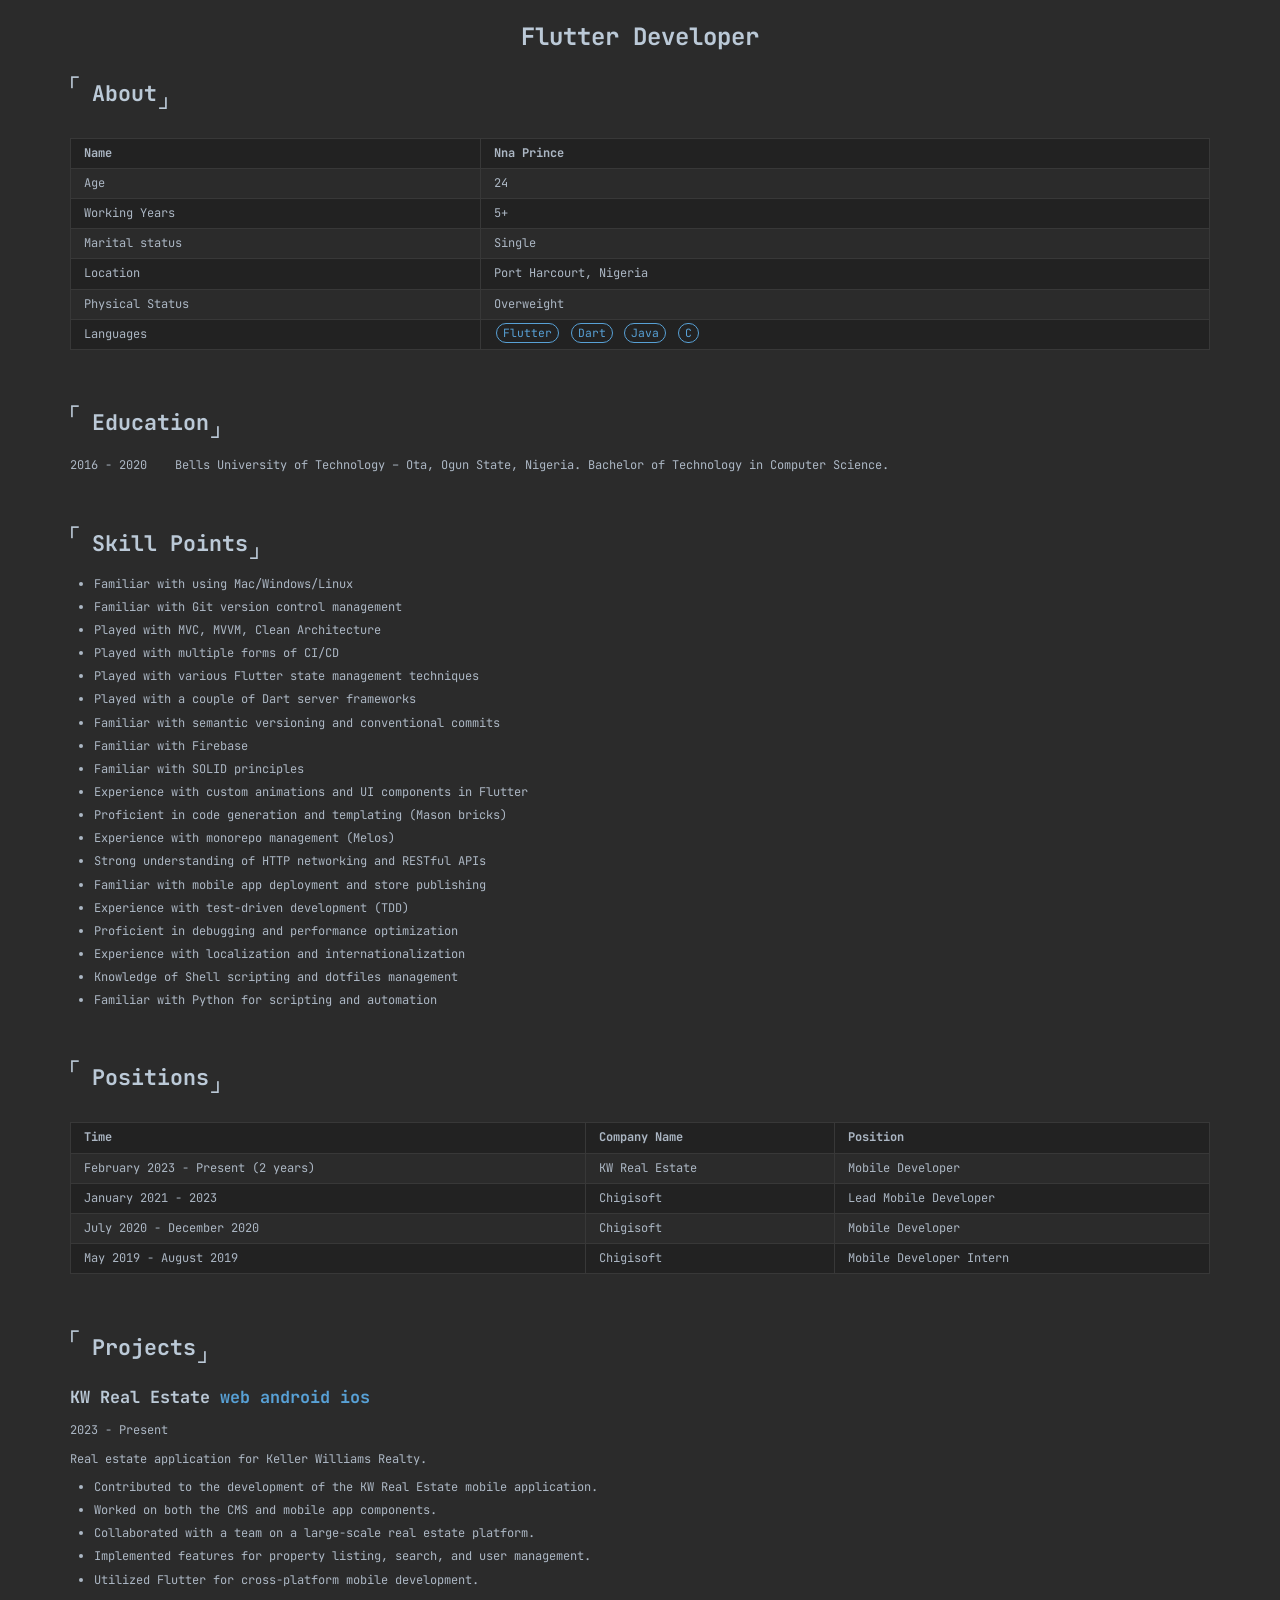
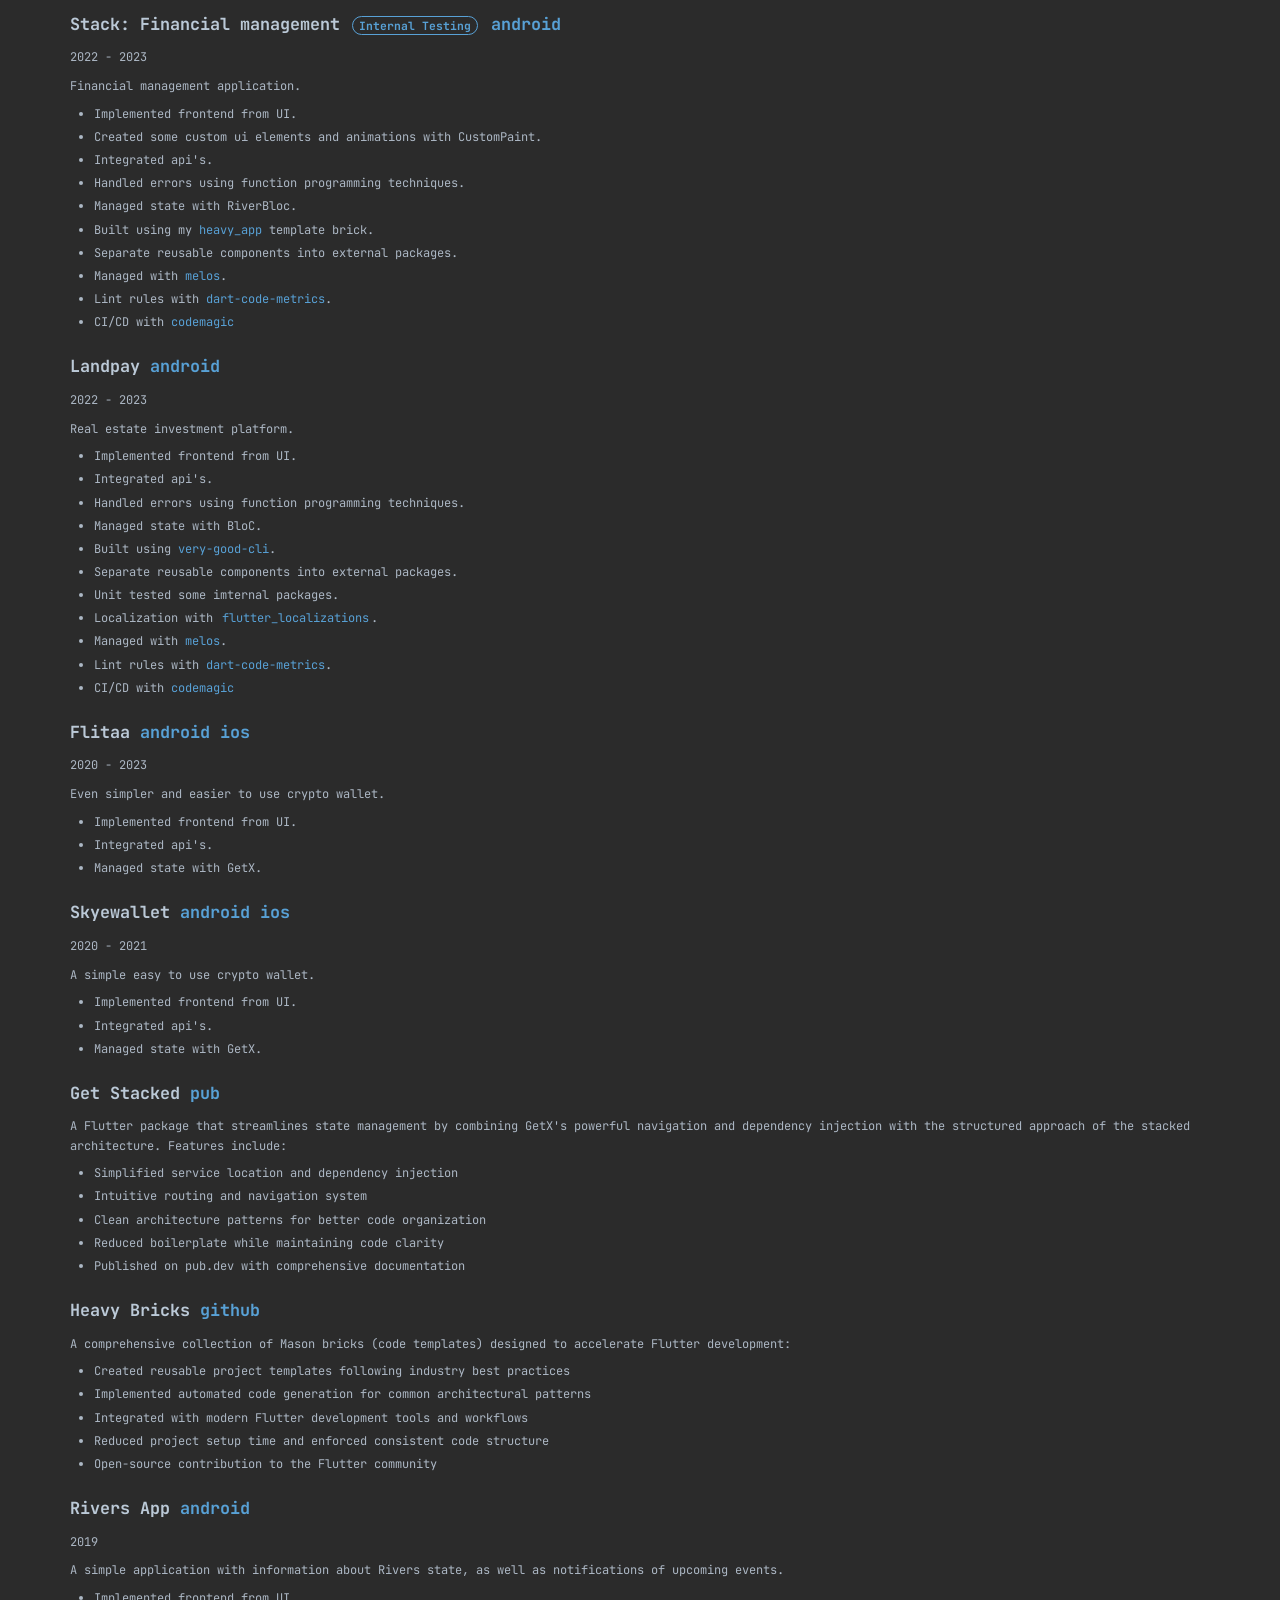
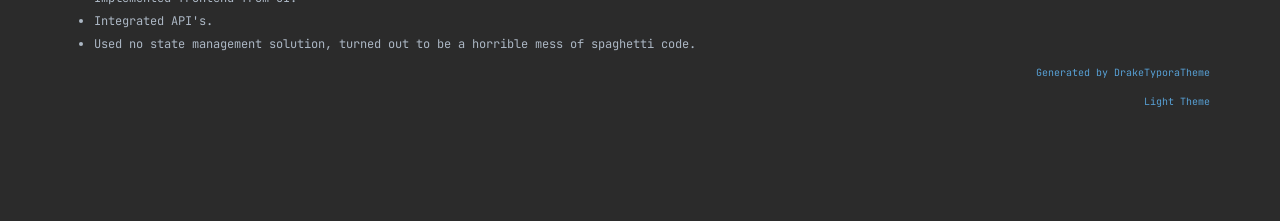
<file: index.html>
<!doctype html>
<html>
<head>
<meta charset='UTF-8'><meta name='viewport' content='width=device-width initial-scale=1'>

<link href='https://fonts.googleapis.com/css2?family=JetBrains+Mono:ital,wght@0,400;0,700;1,400;1,700&display=swap' rel='stylesheet' type='text/css' /><style type='text/css'>html {overflow-x: initial !important;}:root { --bg-color: #ffffff; --text-color: #333333; --select-text-bg-color: #B5D6FC; --select-text-font-color: auto; --monospace: "Lucida Console",Consolas,"Courier",monospace; --title-bar-height: 20px; }
.mac-os-11 { --title-bar-height: 28px; }
html { font-size: 14px; background-color: var(--bg-color); color: var(--text-color); font-family: "Helvetica Neue", Helvetica, Arial, sans-serif; -webkit-font-smoothing: antialiased; }
body { margin: 0px; padding: 0px; height: auto; inset: 0px; font-size: 1rem; line-height: 1.42857143; overflow-x: hidden; background-image: inherit; background-size: inherit; background-attachment: inherit; background-origin: inherit; background-clip: inherit; background-color: inherit; tab-size: 4; background-position: inherit; background-repeat: inherit; }
iframe { margin: auto; }
a.url { word-break: break-all; }
a:active, a:hover { outline: 0px; }
.in-text-selection, ::selection { text-shadow: none; background: var(--select-text-bg-color); color: var(--select-text-font-color); }
#write { margin: 0px auto; height: auto; width: inherit; word-break: normal; word-wrap: break-word; position: relative; white-space: normal; overflow-x: visible; padding-top: 36px; }
#write.first-line-indent p { text-indent: 2em; }
#write.first-line-indent li p, #write.first-line-indent p * { text-indent: 0px; }
#write.first-line-indent li { margin-left: 2em; }
.for-image #write { padding-left: 8px; padding-right: 8px; }
body.typora-export { padding-left: 30px; padding-right: 30px; }
.typora-export .footnote-line, .typora-export li, .typora-export p { white-space: pre-wrap; }
.typora-export .task-list-item input { pointer-events: none; }
@media screen and (max-width: 500px) {
  body.typora-export { padding-left: 0px; padding-right: 0px; }
  #write { padding-left: 20px; padding-right: 20px; }
}
#write li > figure:last-child { margin-bottom: 0.5rem; }
#write ol, #write ul { position: relative; }
img { max-width: 100%; vertical-align: middle; image-orientation: from-image; }
button, input, select, textarea { color: inherit; font-family: inherit; font-size: inherit; font-style: inherit; font-variant-caps: inherit; font-weight: inherit; font-stretch: inherit; line-height: inherit; }
input[type="checkbox"], input[type="radio"] { line-height: normal; padding: 0px; }
*, ::after, ::before { box-sizing: border-box; }
#write h1, #write h2, #write h3, #write h4, #write h5, #write h6, #write p, #write pre { width: inherit; }
#write h1, #write h2, #write h3, #write h4, #write h5, #write h6, #write p { position: relative; }
p { line-height: inherit; }
h1, h2, h3, h4, h5, h6 { break-after: avoid-page; break-inside: avoid; orphans: 4; }
p { orphans: 4; }
h1 { font-size: 2rem; }
h2 { font-size: 1.8rem; }
h3 { font-size: 1.6rem; }
h4 { font-size: 1.4rem; }
h5 { font-size: 1.2rem; }
h6 { font-size: 1rem; }
.md-math-block, .md-rawblock, h1, h2, h3, h4, h5, h6, p { margin-top: 1rem; margin-bottom: 1rem; }
.hidden { display: none; }
.md-blockmeta { color: rgb(204, 204, 204); font-weight: 700; font-style: italic; }
a { cursor: pointer; }
sup.md-footnote { padding: 2px 4px; background-color: rgba(238, 238, 238, 0.7); color: rgb(85, 85, 85); border-radius: 4px; cursor: pointer; }
sup.md-footnote a, sup.md-footnote a:hover { color: inherit; text-transform: inherit; text-decoration: inherit; }
#write input[type="checkbox"] { cursor: pointer; width: inherit; height: inherit; }
figure { overflow-x: auto; margin: 1.2em 0px; max-width: calc(100% + 16px); padding: 0px; }
figure > table { margin: 0px; }
thead, tr { break-inside: avoid; break-after: auto; }
thead { display: table-header-group; }
table { border-collapse: collapse; border-spacing: 0px; width: 100%; overflow: auto; break-inside: auto; text-align: left; }
table.md-table td { min-width: 32px; }
.CodeMirror-gutters { border-right-width: 0px; background-color: inherit; }
.CodeMirror-linenumber { }
.CodeMirror { text-align: left; }
.CodeMirror-placeholder { opacity: 0.3; }
.CodeMirror pre { padding: 0px 4px; }
.CodeMirror-lines { padding: 0px; }
div.hr:focus { cursor: none; }
#write pre { white-space: pre-wrap; }
#write.fences-no-line-wrapping pre { white-space: pre; }
#write pre.ty-contain-cm { white-space: normal; }
.CodeMirror-gutters { margin-right: 4px; }
.md-fences { font-size: 0.9rem; display: block; break-inside: avoid; text-align: left; overflow: visible; white-space: pre; background-image: inherit; background-size: inherit; background-attachment: inherit; background-origin: inherit; background-clip: inherit; background-color: inherit; position: relative !important; background-position: inherit; background-repeat: inherit; }
.md-fences-adv-panel { width: 100%; margin-top: 10px; text-align: center; padding-top: 0px; padding-bottom: 8px; overflow-x: auto; }
#write .md-fences.mock-cm { white-space: pre-wrap; }
.md-fences.md-fences-with-lineno { padding-left: 0px; }
#write.fences-no-line-wrapping .md-fences.mock-cm { white-space: pre; overflow-x: auto; }
.md-fences.mock-cm.md-fences-with-lineno { padding-left: 8px; }
.CodeMirror-line, twitterwidget { break-inside: avoid; }
svg { break-inside: avoid; }
.footnotes { opacity: 0.8; font-size: 0.9rem; margin-top: 1em; margin-bottom: 1em; }
.footnotes + .footnotes { margin-top: 0px; }
.md-reset { margin: 0px; padding: 0px; border: 0px; outline: 0px; vertical-align: top; text-decoration: none; text-shadow: none; float: none; position: static; width: auto; height: auto; white-space: nowrap; cursor: inherit; line-height: normal; font-weight: 400; text-align: left; box-sizing: content-box; direction: ltr; background-position: 0px 0px; }
li div { padding-top: 0px; }
blockquote { margin: 1rem 0px; }
li .mathjax-block, li p { margin: 0.5rem 0px; }
li blockquote { margin: 1rem 0px; }
li { margin: 0px; position: relative; }
blockquote > :last-child { margin-bottom: 0px; }
blockquote > :first-child, li > :first-child { margin-top: 0px; }
.footnotes-area { color: rgb(136, 136, 136); margin-top: 0.714rem; padding-bottom: 0.143rem; white-space: normal; }
#write .footnote-line { white-space: pre-wrap; }
@media print {
  body, html { border: 1px solid transparent; height: 99%; break-after: avoid; break-before: avoid; font-variant-ligatures: no-common-ligatures; }
  #write { margin-top: 0px; padding-top: 0px; border-color: transparent !important; padding-bottom: 0px !important; }
  .typora-export * { print-color-adjust: exact; }
  .typora-export #write { break-after: avoid; }
  .typora-export #write::after { height: 0px; }
  .is-mac table { break-inside: avoid; }
  .typora-export-show-outline .typora-export-sidebar { display: none; }
}
.footnote-line { margin-top: 0.714em; font-size: 0.7em; }
a img, img a { cursor: pointer; }
pre.md-meta-block { font-size: 0.8rem; min-height: 0.8rem; white-space: pre-wrap; background-color: rgb(204, 204, 204); display: block; overflow-x: hidden; }
p > .md-image:only-child:not(.md-img-error) img, p > img:only-child { display: block; margin: auto; }
#write.first-line-indent p > .md-image:only-child:not(.md-img-error) img { left: -2em; position: relative; }
p > .md-image:only-child { display: inline-block; width: 100%; }
#write .MathJax_Display { margin: 0.8em 0px 0px; }
.md-math-block { width: 100%; }
.md-math-block:not(:empty)::after { display: none; }
.MathJax_ref { fill: currentcolor; }
[contenteditable="true"]:active, [contenteditable="true"]:focus, [contenteditable="false"]:active, [contenteditable="false"]:focus { outline: 0px; box-shadow: none; }
.md-task-list-item { position: relative; list-style-type: none; }
.task-list-item.md-task-list-item { padding-left: 0px; }
.md-task-list-item > input { position: absolute; top: 0px; left: 0px; margin-left: -1.2em; margin-top: calc(1em - 10px); border: none; }
.math { font-size: 1rem; }
.md-toc { min-height: 3.58rem; position: relative; font-size: 0.9rem; border-radius: 10px; }
.md-toc-content { position: relative; margin-left: 0px; }
.md-toc-content::after, .md-toc::after { display: none; }
.md-toc-item { display: block; color: rgb(65, 131, 196); }
.md-toc-item a { text-decoration: none; }
.md-toc-inner:hover { text-decoration: underline; }
.md-toc-inner { display: inline-block; cursor: pointer; }
.md-toc-h1 .md-toc-inner { margin-left: 0px; font-weight: 700; }
.md-toc-h2 .md-toc-inner { margin-left: 2em; }
.md-toc-h3 .md-toc-inner { margin-left: 4em; }
.md-toc-h4 .md-toc-inner { margin-left: 6em; }
.md-toc-h5 .md-toc-inner { margin-left: 8em; }
.md-toc-h6 .md-toc-inner { margin-left: 10em; }
@media screen and (max-width: 48em) {
  .md-toc-h3 .md-toc-inner { margin-left: 3.5em; }
  .md-toc-h4 .md-toc-inner { margin-left: 5em; }
  .md-toc-h5 .md-toc-inner { margin-left: 6.5em; }
  .md-toc-h6 .md-toc-inner { margin-left: 8em; }
}
a.md-toc-inner { font-size: inherit; font-style: inherit; font-weight: inherit; line-height: inherit; }
.footnote-line a:not(.reversefootnote) { color: inherit; }
.reversefootnote { font-family: ui-monospace, sans-serif; }
.md-attr { display: none; }
.md-fn-count::after { content: "."; }
code, pre, samp, tt { font-family: var(--monospace); }
kbd { margin: 0px 0.1em; padding: 0.1em 0.6em; font-size: 0.8em; color: rgb(36, 39, 41); background-color: rgb(255, 255, 255); border: 1px solid rgb(173, 179, 185); border-radius: 3px; box-shadow: rgba(12, 13, 14, 0.2) 0px 1px 0px, rgb(255, 255, 255) 0px 0px 0px 2px inset; white-space: nowrap; vertical-align: middle; }
.md-comment { color: rgb(162, 127, 3); opacity: 0.6; font-family: var(--monospace); }
code { text-align: left; }
a.md-print-anchor { white-space: pre !important; border: none !important; display: inline-block !important; position: absolute !important; width: 1px !important; right: 0px !important; outline: 0px !important; text-shadow: initial !important; background-position: 0px 0px !important; }
.os-windows.monocolor-emoji .md-emoji { font-family: "Segoe UI Symbol", sans-serif; }
.md-diagram-panel > svg { max-width: 100%; }
[lang="flow"] svg, [lang="mermaid"] svg { max-width: 100%; height: auto; }
[lang="mermaid"] .node text { font-size: 1rem; }
table tr th { border-bottom-width: 0px; }
video { max-width: 100%; display: block; margin: 0px auto; }
iframe { max-width: 100%; width: 100%; border: none; }
.highlight td, .highlight tr { border: 0px; }
mark { background-color: rgb(255, 255, 0); color: rgb(0, 0, 0); }
.md-html-inline .md-plain, .md-html-inline strong, mark .md-inline-math, mark strong { color: inherit; }
.md-expand mark .md-meta { opacity: 0.3 !important; }
mark .md-meta { color: rgb(0, 0, 0); }
@media print {
  .typora-export h1, .typora-export h2, .typora-export h3, .typora-export h4, .typora-export h5, .typora-export h6 { break-inside: avoid; }
}
.md-diagram-panel .messageText { stroke: none !important; }
.md-diagram-panel .start-state { fill: var(--node-fill); }
.md-diagram-panel .edgeLabel rect { opacity: 1 !important; }
.md-fences { font-size: 1em; }
.md-fences-advanced:not(.md-focus) { padding: 0px; white-space: nowrap; border: 0px; }
.md-fences-advanced:not(.md-focus) { background-image: inherit; background-size: inherit; background-attachment: inherit; background-origin: inherit; background-clip: inherit; background-color: inherit; background-position: inherit; background-repeat: inherit; }
.typora-export-show-outline .typora-export-content { max-width: 1440px; margin: auto; display: flex; flex-direction: row; }
.typora-export-sidebar { width: 300px; font-size: 0.8rem; margin-top: 80px; margin-right: 18px; }
.typora-export-show-outline #write { --webkit-flex: 2; flex: 2 1 0%; }
.typora-export-sidebar .outline-content { position: fixed; top: 0px; max-height: 100%; overflow: hidden auto; padding-bottom: 30px; padding-top: 60px; width: 300px; }
@media screen and (max-width: 1024px) {
  .typora-export-sidebar, .typora-export-sidebar .outline-content { width: 240px; }
}
@media screen and (max-width: 800px) {
  .typora-export-sidebar { display: none; }
}
.outline-content li, .outline-content ul { margin-left: 0px; margin-right: 0px; padding-left: 0px; padding-right: 0px; list-style: none; }
.outline-content ul { margin-top: 0px; margin-bottom: 0px; }
.outline-content strong { font-weight: 400; }
.outline-expander { width: 1rem; height: 1.428571429rem; position: relative; display: table-cell; vertical-align: middle; cursor: pointer; padding-left: 4px; }
.outline-expander::before { content: ""; position: relative; font-family: Ionicons; display: inline-block; font-size: 8px; vertical-align: middle; }
.outline-item { padding-top: 3px; padding-bottom: 3px; cursor: pointer; }
.outline-expander:hover::before { content: ""; }
.outline-h1 > .outline-item { padding-left: 0px; }
.outline-h2 > .outline-item { padding-left: 1em; }
.outline-h3 > .outline-item { padding-left: 2em; }
.outline-h4 > .outline-item { padding-left: 3em; }
.outline-h5 > .outline-item { padding-left: 4em; }
.outline-h6 > .outline-item { padding-left: 5em; }
.outline-label { cursor: pointer; display: table-cell; vertical-align: middle; text-decoration: none; color: inherit; }
.outline-label:hover { text-decoration: underline; }
.outline-item:hover { border-color: rgb(245, 245, 245); background-color: var(--item-hover-bg-color); }
.outline-item:hover { margin-left: -28px; margin-right: -28px; border-left-width: 28px; border-left-style: solid; border-left-color: transparent; border-right-width: 28px; border-right-style: solid; border-right-color: transparent; }
.outline-item-single .outline-expander::before, .outline-item-single .outline-expander:hover::before { display: none; }
.outline-item-open > .outline-item > .outline-expander::before { content: ""; }
.outline-children { display: none; }
.info-panel-tab-wrapper { display: none; }
.outline-item-open > .outline-children { display: block; }
.typora-export .outline-item { padding-top: 1px; padding-bottom: 1px; }
.typora-export .outline-item:hover { margin-right: -8px; border-right-width: 8px; border-right-style: solid; border-right-color: transparent; }
.typora-export .outline-expander::before { content: "+"; font-family: inherit; top: -1px; }
.typora-export .outline-expander:hover::before, .typora-export .outline-item-open > .outline-item > .outline-expander::before { content: "−"; }
.typora-export-collapse-outline .outline-children { display: none; }
.typora-export-collapse-outline .outline-item-open > .outline-children, .typora-export-no-collapse-outline .outline-children { display: block; }
.typora-export-no-collapse-outline .outline-expander::before { content: "" !important; }
.typora-export-show-outline .outline-item-active > .outline-item .outline-label { font-weight: 700; }
.md-inline-math-container mjx-container { zoom: 0.95; }
mjx-container { break-inside: avoid; }


/*快速自定义配置*/
:root {
    --monospace: "JetBrains Mono", "Fira Code", "Cascadia Code", Menlo, "Ubuntu Mono", Consolas, HYZhengYuan; /*代码字体*/
    --text-font: var(--monospace); /*正文字体*/
    --title-font: var(--monospace); /*标题字体*/
    --latex-font: var(--monospace); /*LaTeX字体(不含英语)*/
    --text-line-height: 1.6; /*正文行间距*/
    --code-line-height: 1.6; /*代码块行间距*/
    --p-spacing: 0.8rem; /*段间距*/
    --text-size: 12px;
}/*
 * Copyright (C) 2018 Drake, Inc.
 *
 * Licensed under the Apache License, Version 2.0 (the "License");
 * you may not use this file except in compliance with the License.
 * You may obtain a copy of the License at
 *
 * http://www.apache.org/licenses/LICENSE-2.0
 *
 * Unless required by applicable law or agreed to in writing, software
 * distributed under the License is distributed on an "AS IS" BASIS,
 * WITHOUT WARRANTIES OR CONDITIONS OF ANY KIND, either express or implied.
 * See the License for the specific language governing permissions and
 * limitations under the License.
 *
 * GitHub https://github.com/liangjingkanji/DrakeTyporaTheme
 */
@import url();
@include-when-export url('https://fonts.googleapis.com/css2?family=JetBrains+Mono:ital,wght@0,400;0,700;1,400;1,700&display=swap');

:root {
    --text-color: #acb7c4;
    --bg-color: #2b2b2b;
    --control-text-color: var(--text-color);
    --meta-content-color: var(--text-color);
    --active-file-border-color: var(--drake-accent);
    --rawblock-edit-panel-bd: var(--code-block-bg-color);
    --item-hover-bg-color: #222222;
    --active-file-bg-color: var(--item-hover-bg-color);
    --mermaid-theme: night;

    --blur-text-color: rgba(172, 183, 196, 0.5);
    --md-char-color: #535455;
    --side-bar-bg-color: var(--bg-color);
    --search-select-bg-color: #ffffff;
    --search-select-text-color: var(--bg-color);
    --select-text-bg-color: #3473B068;
    --window-border: 1px solid #282828;

    --drake-accent: #3473b0;
    --drake-highlight: #58a1d6;
    --a-color: var(--drake-highlight);
    --variable-color: var(--drake-highlight);
    --outline-active-color: var(--a-color);
    --code-block-bg-color: var(--item-hover-bg-color);
    --code-block-color: #A9B7C6;
    --title-color: #bbc9d7;
    --blockquote-border-color: var(--drake-accent);
    --blockquote-color: var(--text-color);
    --blockquote-bg-color: rgba(52, 115, 176, 0.1);
    --strong-color: var(--title-color);
    --h2-underline-color: var(--title-color);
    --horizontal-divider-color: var(--title-color);
    --height-light-color: var(--drake-highlight);
    --height-light-border-color: var(--drake-highlight);
    --yaml-color: #787878;
    --yaml-bg-color: var(--code-block-bg-color);
    --footnotes-bg-color: var(--item-hover-bg-color);
    --footnotes-highlight: #FFD760;
    --table-border-color: #383838;
    --table-header-bg-color: var(--item-hover-bg-color);
    --table-bg-color: var(--bg-color);
    --table-n2-bg-color: var(--table-header-bg-color);
    --input-bg-color: var(--item-hover-bg-color);
    --btn-hover-bg-color: var(--item-hover-bg-color);
    --checkbox-checked: url("data:image/svg+xml,%3Csvg class='icon' viewBox='0 0 1024 1024' xmlns='http://www.w3.org/2000/svg' width='200' height='200'%3E%3Cpath d='M425.984 726.016l384-384-59.99-61.995-324.01 324.011-152.021-152.021L213.973 512zm384-598.016q36.01 0 61.013 25.984T896 213.974v596.01q0 34.005-25.003 59.99t-61.013 25.983h-596.01q-36.011 0-61.014-25.984t-25.003-59.989v-596.01q0-34.006 25.003-59.99T213.973 128h596.011z' fill='%2365b73b'/%3E%3C/svg%3E");
    --checkbox-unchecked: url("data:image/svg+xml,%3Csvg class='icon' viewBox='0 0 1024 1024' xmlns='http://www.w3.org/2000/svg' width='200' height='200'%3E%3Cpath d='M810.667 213.333v597.334H213.333V213.333h597.334m0-85.333H213.333C166.4 128 128 166.4 128 213.333v597.334C128 857.6 166.4 896 213.333 896h597.334C857.6 896 896 857.6 896 810.667V213.333C896 166.4 857.6 128 810.667 128z' fill='%23acb7c4'/%3E%3C/svg%3E");
}

html {
    font-size: var(--text-size);
}

body {
    font-family: var(--text-font) !important;
    color: var(--text-color);
    -webkit-font-feature-settings: "liga" on, "calt" on;
    -webkit-font-smoothing: subpixel-antialiased;
    text-rendering: optimizeLegibility;
    letter-spacing: 0;
    margin: 0;
    overflow-x: hidden;
}

p {
    line-height: var(--text-line-height);
}

/*code block*/
.md-fences {
    font-size: 1rem;
    padding: 0.5rem !important;
    border-radius: 2px;
    word-wrap: normal;
    background-color: var(--code-block-bg-color);
    color: var(--code-block-color);
    border: none;
    line-height: var(--code-line-height);
}

/*inline latex*/
.MathJax {
    font-size: 120% !important;
}
.MathJax text, .MathJax use {
    font-family: var(--latex-font);
}
/*math-block latex*/
.md-math-block .MathJax {
    font-size: 130% !important;
}

/*mermaid*/
[mermaid-type="journey"] line {
    stroke: #7a7a7a !important;
}
[mermaid-type="journey"] .label {
    color: #333 !important;
}
[id^=mermaidChart] .relationshipLabelBox {
    fill: var(--bg-color) !important;
    opacity: 1 !important;
    background-color: var(--bg-color) !important;
}
[id^=mermaidChart] .legend {
    fill: var(--text-color) !important;
}
[id^=mermaidChart] g.label {
    font-size: 1rem !important;
}
[id^=mermaidChart] line.divider {
    stroke: var(--table-border-color) !important;
}
[id^=mermaidChart] span.nodeLabel {
    color: var(--code-block-color) !important;
    line-height: 1.8rem;
}
tspan {
    color: var(--text-color)
}
[id^=mermaidChart] .entityLabel {
    fill: var(--code-block-color) !important;
}
[id^=mermaidChart] {
    fill: var(--text-color) !important;
}
[id^=mermaidChart] rect.rect {
    fill: rgba(175, 255, 212, 0.3) !important;
}
.md-diagram-panel-preview text.actor > tspan { /*方块文字*/
    fill: var(--code-block-color) !important;
    stroke: none !important;
    font-family: var(--text-font) !important;
    font-size: 1rem !important;
}
.md-diagram-panel-preview .actor, .md-diagram-panel-preview .entityBox { /*方块*/
    stroke: var(--table-border-color) !important;
    fill: var(--code-block-bg-color) !important;
}
.md-diagram-panel-preview .actor-line { /*竖线*/
    stroke: var(--text-color) !important;
    stroke-width: 1px;
}
.md-diagram-panel-preview .messageLine0 { /*横线*/
    stroke-width: 1.5;
    stroke-dasharray: none;
    stroke: var(--text-color) !important;
}
.md-diagram-panel-preview .messageLine1 { /*虚线*/
    stroke-width: 1.5 !important;
    stroke-dasharray: 2, 2 !important;
    stroke: var(--text-color) !important;
}
.md-diagram-panel-preview .messageText { /*描述文字*/
    fill: var(--text-color) !important;
    font-family: var(--text-font) !important;
    font-size: 1rem !important;
}
.md-diagram-panel-preview .activation0 { /*长方形*/
    fill: #e6e6e6 !important;
    stroke: var(--text-color) !important;
}
.md-diagram-panel-preview .labelText, .md-diagram-panel-preview .labelText > tspan { /*循环标记*/
    fill: var(--code-block-color) !important;
    font-family: var(--text-font) !important;
    font-size: 1rem !important;
    dominant-baseline: unset;
    alignment-baseline: unset;
}
.md-diagram-panel-preview .labelBox { /*循环标记背景*/
    stroke: var(--table-border-color) !important;
    fill: var(--code-block-bg-color) !important;
}
.md-diagram-panel-preview .loopLine { /*循环标记虚线*/
    stroke: var(--text-color) !important;
}
.md-diagram-panel-preview .loopText, .md-diagram-panel-preview .loopText > tspan { /*循环名称*/
    fill: var(--text-color) !important;
    font-size: 1rem;
}
.md-diagram-panel-preview .sequenceNumber { /*序号*/
    fill: var(--bg-color) !important;
}
pre.md-fences-advanced.md-focus .md-fences-adv-panel {
    border: none;
}
.md-diagram-panel-preview .edgePath .path { /*箭头*/
    stroke: var(--text-color) !important;
}
.md-diagram-panel-preview .edgeLabel rect { /*条件文字背景*/
    fill: var(--bg-color) !important;
}
.md-diagram-panel-preview .edgeLabel span { /*条件文字*/
    color: var(--text-color);
}
.md-diagram-panel-preview .node rect,
.md-diagram-panel-preview .node circle,
.md-diagram-panel-preview .node ellipse,
.md-diagram-panel-preview .node polygon,
.md-diagram-panel-preview .node path { /*形状*/
    stroke: var(--table-border-color) !important;
    fill: var(--code-block-bg-color) !important;
}
#write .md-diagram-panel .md-diagram-panel-preview div { /*形状内文字*/
    color: var(--code-block-color);
    font-family: var(--text-font) !important;
    font-size: 1rem !important;
}

/*code snippet*/
#write code, tt {
    margin: 0 2px;
    color: var(--drake-highlight);
}

/*variable*/
var {
    color: var(--variable-color);
    font-weight: bold;
}

/*raw block*/
.md-rawblock-control:not(.md-rawblock-tooltip) {
    border-radius: 2px 0 2px 2px;
    padding: 0.2rem !important;
}
.md-rawblock:hover > .md-rawblock-container {
    background: none;
}
.md-rawblock-input {
    font-size: 1rem;
}
.md-rawblock-tooltip-btn:hover {
    background: none;
}
.md-rawblock:hover > .md-rawblock-tooltip {
    border-radius: 2px 2px 0 0;
    margin-bottom: 2px !important;
}
.md-rawblock-tooltip.md-rawblock-control {
    border-radius: 2px 2px 0 0;
    color: var(--code-block-color);
}
.md-rawblock-tooltip-name {
    color: var(--code-block-color);
    opacity: 1;
}

/*quote block*/
blockquote:before {
    display: block;
    position: absolute;
    content: '';
    width: 4px;
    left: 0;
    top: 0;
    height: 100%;
    background-color: var(--blockquote-border-color);
    border-radius: 2px;
}

blockquote {
    color: var(--blockquote-color);
    border-radius: 2px;
    padding: 10px 16px;
    background-color: var(--blockquote-bg-color);
    position: relative;
    border-left: none;
}

#write strong {
    color: var(--strong-color);
    font-weight: bold;
}
#write blockquote strong {
    color: var(--blockquote-color);
}

/*link*/
#write a {
    color: var(--a-color);
    text-decoration: none;
}
#write h2 a .md-plain {
    border-bottom: .2rem solid var(--a-color);
}
.on-focus-mode #write a .md-plain, .on-focus-mode .md-htmlblock-container a:hover {
    border-bottom: .1rem solid var(--blur-text-color);
}
#write a .md-plain, .md-htmlblock-container a:hover,
.on-focus-mode #write .md-focus a .md-plain, .md-focus .md-htmlblock-container a:hover {
    border-bottom: .1rem solid var(--a-color);
}
[md-inline=link] a {
    margin: 0 .2rem;
}
a:any-link {
    color: var(--a-color);
}

img {
    border-left: none;
    border-right: none;
    vertical-align: baseline;
    border-radius: 2px;
}

#write {
    max-width: 1200px;
    margin: 0 auto;
    padding: 20px 30px 100px;
}
#typora-source .CodeMirror-lines {
    max-width: 1200px;
}

#write > ul:first-child,
#write > ol:first-child {
    margin-top: 30px;
}

body > *:first-child {
    margin-top: 0 !important;
}

body > *:last-child {
    margin-bottom: 0 !important;
}

h1,
h2,
h3,
h4,
h5,
h6 {
    font-family: var(--title-font);
    position: relative;
    margin-top: 2rem;
    margin-bottom: 1rem;
    font-weight: bold;
    line-height: 1.4;
    cursor: text;
    color: var(--title-color);
}

h3.md-focus:before, h4.md-focus:before, h5.md-focus:before, h6.md-focus:before {
    visibility: hidden;
}

h1 {
    font-size: 2rem;
    text-align: center;
    margin-top: 0;
}

h2 {
    font-size: 1.8rem;
    margin-bottom: 1.5rem;
}
#write h2:before {
    content: "「";
    position: relative;
    top: -0.5rem;
    left: -1rem;
}
#write h2:after {
    content: "」";
    position: relative;
    top: 0.5rem;
}
h2 > .md-plain {
    line-height: 3rem;
    position: relative;
    left: -0.5rem;
}
.on-focus-mode h2.md-end-block.md-heading:not(.md-focus):not(.md-focus-container):after {
    background-color: var(--blur-text-color) !important;
}

h3 {
    font-size: 1.4rem;
}

h4 {
    font-size: 1.2rem;
}

h5 {
    font-size: 1rem;
}

h6 {
    font-size: 1rem;
}

h1:hover a.anchor,
h2:hover a.anchor,
h3:hover a.anchor,
h4:hover a.anchor,
h5:hover a.anchor,
h6:hover a.anchor {
    text-decoration: none;
}

h1 tt,
h1 code {
    font-size: inherit !important;
}

h2 tt,
h2 code {
    font-size: inherit !important;
}

h3 tt,
h3 code {
    font-size: inherit !important;
}

h4 tt,
h4 code {
    font-size: inherit !important;
}

h5 tt,
h5 code {
    font-size: inherit !important;
}

h6 tt,
h6 code {
    font-size: inherit !important;
}

p, blockquote, ul, ol, dl, table {
    margin: var(--p-spacing) 0;
}

li > ol,
li > ul {
    margin: 0 0;
}
li {
    margin: 0.5em 0;
}

hr {
    height: 2px;
    padding: 0;
    margin: 16px 0;
    background-color: var(--horizontal-divider-color);
    border: 0 none;
    overflow: hidden;
    box-sizing: content-box;
}

body > h2:first-child {
    margin-top: 0;
    padding-top: 0;
}

body > h1:first-child {
    margin-top: 0;
    padding-top: 0;
}

body > h1:first-child + h2 {
    margin-top: 0;
    padding-top: 0;
}

body > h3:first-child,
body > h4:first-child,
body > h5:first-child,
body > h6:first-child {
    margin-top: 0;
    padding-top: 0;
}

a:first-child h1,
a:first-child h2,
a:first-child h3,
a:first-child h4,
a:first-child h5,
a:first-child h6 {
    margin-top: 0;
    padding-top: 0;
}

h1 p,
h2 p,
h3 p,
h4 p,
h5 p,
h6 p {
    margin-top: 0;
}

li p.first {
    display: inline-block;
}

ul, ol {
    padding-inline-start: 2em;
}

ul:first-child,
ol:first-child {
    margin-top: 0;
}

ul:last-child,
ol:last-child {
    margin-bottom: 0;
}

.ty-table-edit {
    margin-top: -1rem !important;
}
#write table {
    margin-top: 1rem;
    word-break: initial;
    background-color: var(--table-bg-color);
}
table tr {
    border-top: .1em solid var(--table-border-color);
    margin: 0;
    padding: 0;
}
table th {
    font-weight: bold;
    border: .1em solid var(--table-border-color);
    border-bottom: 0;
    margin: 0;
    padding: 6px 13px;
}
table td {
    border: .1em solid var(--table-border-color);
    margin: 0;
    padding: 6px 13px;
}
table thead {
    background-color: var(--table-header-bg-color);
}
table tr:nth-child(2n) {
    background-color: var(--table-n2-bg-color);
}
table tr th:first-child,
table tr td:first-child {
    margin-top: 0;
}
table tr th:last-child,
table tr td:last-child {
    margin-bottom: 0;
}

#write em {
    padding: 0 5px 0 2px;
}

#write table thead th {
    background-color: var(--table-header-bg-color);
}

/* height light */
#write mark {
    border: .1em solid var(--height-light-border-color);
    color: var(--height-light-color);
    background-color: transparent;
    padding: .1rem .5rem;
    border-radius: 2rem;
    margin: 0 .2rem;
    font-size: .95rem;
}

/*shortcut*/
kbd {
    border: .1em solid #5b5b5e;
    background: transparent;
    color: var(--text-color);
    margin: 0 .4rem;
    font-family: var(--text-font) !important;
    font-size: .95rem;
    padding: .3em .4em;
    border-radius: .4em;
    box-shadow: .1em .1em .2em rgba(0, 0, 0, 0.3);
}

#write del {
    padding: 1px 2px;
}

.md-task-list-item > input {
    margin-left: -1.3em;
}

@media print {
    html {
        font-size: 12px;
    }

    table,
    pre {
        page-break-inside: avoid;
    }

    pre {
        word-wrap: break-word;
    }
}

/*YAML*/
#write pre.md-meta-block {
    padding: 1rem;
    font-size: 1rem;
    line-height: 1.45;
    background-color: var(--yaml-bg-color);
    border: 0;
    border-radius: 2px;
    color: var(--yaml-color);
    margin-top: 0 !important;
}

.mathjax-block > .code-tooltip {
    bottom: .375rem;
}

#write > h3.md-focus:before {
    left: -1.5625rem;
    top: .375rem;
}

#write > h4.md-focus:before {
    left: -1.5625rem;
    top: .285714286rem;
}

#write > h5.md-focus:before {
    left: -1.5625rem;
    top: .285714286rem;
}

#write > h6.md-focus:before {
    left: -1.5625rem;
    top: .285714286rem;
}

.md-image > .md-meta {
    border-radius: 2px;
    font-family: initial;
    padding: 2px 0 0 4px;
    color: inherit;
}

.md-tag {
    color: inherit;
}

.md-toc {
    margin-top: 20px;
    padding-bottom: 20px;
}

.typora-quick-open-item {
    font-size: 1rem !important;
    height: 50px;
    padding-left: 8px;
    padding-top: 4px;
    padding-bottom: 4px;
}

#typora-quick-open {
    box-shadow: 0 0 8px #00000045;
    padding: 0;
}

.ty-quick-open-category.ty-has-prev .ty-quick-open-category-title {
    border-top: none;
}

#typora-quick-open-input {
    margin: 8px;
    box-shadow: none;
    border-radius: 2px;
}

#typora-quick-open-input input {
    font-size: 1rem;
    box-shadow: none;
    padding-top: 2px;
    padding-left: 10px;
    padding-right: 10px;
    line-height: 32px;
    max-height: 32px;
    border: none;
}

.modal-dialog#typora-quick-open {
    border-radius: 8px;
}

.ty-quick-open-category-title {
    padding-left: 8px;
    color: #BEBEBE;
    font-size: 0.8rem;
    margin-bottom: 4px;
}

.typora-quick-open-item-path {
    font-size: 0.8rem;
    text-overflow: ellipsis;
    white-space: nowrap;
    margin-top: 1px;
}

/*search input*/
.form-control {
    border: none;
    border-radius: 2px;
    box-shadow: none;
}

#md-searchpanel .btn {
    border-radius: 2px;
}

#search-panel-replaceall-btn {
    padding-right: 5px !important;
    text-align: center !important;
}

#search-panel-replace-btn {
    text-align: center !important;
}

#md-searchpanel input {
    background: var(--input-bg-color);
    border-radius: 2px;
}

.searchpanel-search-option-btn {
    border-radius: 2px;
    border: none;
    background: transparent;
    color: var(--text-color);
}

.searchpanel-search-option-btn.active {
    background: var(--text-color);
    color: var(--bg-color);
}

.form-control:focus {
    box-shadow: none;
}

#md-notification:before {
    top: 10px;
}

/** focus mode */
.on-focus-mode blockquote {
    border-left-color: rgba(85, 85, 85, 0.12);
}

header,
.context-menu,
.megamenu-content,
footer {
    font-family: initial;
}

/*sidebar*/
.file-node-content:hover .file-node-icon,
.file-node-content:hover .file-node-open-state {
    visibility: visible;
}
.file-node-content {
    display: flex;
    align-items: center;
}
.file-node-open-state {
    margin-right: .5rem;
}
.file-node-icon {
    margin-right: .5rem;
}

#typora-sidebar {
    font-size: inherit;
    font-family: var(--title-font);
}

.sidebar-tabs {
    border-bottom: none;
}

.file-list-item-summary, .file-list-item-parent-loc, .file-list-item-time, .file-list-item-summary {
    font-size: 0.9rem !important;
    font-family: var(--text-font);
}

.file-list-item-file-ext-part {
    display: none;
}

.outline-item {
    font-size: 1rem;
}

/*footnotes mark*/
#write .md-footnote {
    background-color: inherit;
    color: var(--drake-highlight);
    font-size: 0.9rem;
    border-radius: 0.9rem;
    padding-left: 0;
}

#write .md-footnote:before {
    content: "[";
}

#write .md-footnote:after {
    content: "]";
}

/*footnotes content*/
.md-hover-tip .code-tooltip-content {
    border-radius: 2px;
}

/*footnotes title*/
span.md-def-name {
    padding-right: 3ch;
    padding-left: 0;
    position: relative;
    font-weight: normal;
}

/*footnotes desc*/
.footnotes {
    font-size: 1rem;
    font-weight: normal;
    color: var(--text-color);
    position: relative;
}

/*footnotes tooltip text*/
.code-tooltip-content .md-plain {
    font-size: 0.9rem;
    font-family: inherit;
}

.code-tooltip-content code {
    padding: 0 2px;
    font-family: inherit;
    color: var(--footnotes-highlight);
    background-color: inherit;
}

.code-tooltip-content a {
    color: var(--footnotes-highlight);
}

div.code-tooltip-content {
    box-shadow: 0 0 8px #00000045;
    background: var(--footnotes-bg-color);
}

.footnotes {
    opacity: 1;
}

.md-def-name:after {
    content: ". ^";
    color: var(--text-color);
}

.md-def-footnote .md-def-name:before {
    content: "";
    color: var(--text-color);
    position: absolute;
}

.md-def-name:before {
    content: "";
    color: var(--text-color);
    position: absolute;
}

.md-content.md-url, .md-def-content.md-def-url.md-auto-disp {
    text-decoration: none;
    border-bottom: .1rem solid var(--text-color);
}

.CodeMirror-scroll::-webkit-scrollbar {
    display: none;
}

.file-list-item-summary {
    font-size: 1em;
}

.pin-outline #outline-content .outline-active strong, .pin-outline .outline-active {
    font-weight: 500;
    color: var(--outline-active-color);
}

.file-list-item.active {
    border-left: 4px solid var(--drake-accent);
}

#md-searchpanel .btn:not(.close-btn):hover {
    box-shadow: none;
    background: var(--btn-hover-bg-color);
    color: var(--text-color);
}
.megamenu-menu-panel .btn:hover {
    background-color: var(--btn-hover-bg-color) !important;
    color: var(--text-color);
}
#recent-file-panel tbody tr:nth-child(2n-1),
.megamenu-menu-panel table thead,
.megamenu-menu-panel table tr {
    background-color: transparent;
}
.megamenu-menu-panel table {
    font-weight: normal;
}
#megamenu-back-btn {
    color: var(--text-color);
    border: 1px solid var(--text-color);
}
.megamenu-menu-header #megamenu-menu-header-title {
    color: var(--text-color);
}
header, .context-menu, .megamenu-content, footer {
    font-family: var(--text-font);
}
.ty-preferences select {
    padding-left: 2px;
}
.preference-item-hint {
    font-size: 14px;
}
a.ty-link {
    color: var(--a-color);
    margin: 0 .2rem;
}

/**
    code render
    Name: IntelliJ IDEA darcula theme
    From IntelliJ IDEA by JetBrains
 */
.cm-s-inner.CodeMirror {
    background: none;
    color: var(--code-block-color);
}
.cm-s-inner span.cm-meta {
    color: #BBB529;
}
.cm-s-inner span.cm-number {
    color: #6897BB;
}
.cm-s-inner span.cm-keyword {
    color: #CC7832;
}
.cm-s-inner span.cm-def {
    color: #FFD760;
}
.cm-s-inner span.cm-variable {
    color: #A9B7C6;
}
.cm-s-inner span.cm-variable-2 {
    color: #A9B7C6;
}
.cm-s-inner span.cm-variable-3 {
    color: #9876AA;
}
.cm-s-inner span.cm-type {
    color: #AABBCC;
}
.cm-s-inner span.cm-property {
    color: #FFC66D;
}
.cm-s-inner span.cm-operator {
    color: #A9B7C6;
}
.cm-s-inner span.cm-string {
    color: #6A8759;
}
.cm-s-inner span.cm-string-2 {
    color: #6A8759;
}
.cm-s-inner span.cm-comment {
    color: #787878;
}
.cm-s-inner span.cm-link {
    color: #CC7832;
}
.cm-s-inner span.cm-atom {
    color: #CC7832;
}
.cm-s-inner span.cm-error {
    color: #BC3F3C;
}
.cm-s-inner span.cm-tag {
    color: #E8BF6A;
}
.cm-s-inner span.cm-quote {
    color: #a6e22e;
}
.cm-s-inner span.cm-attribute {
    color: #9876AA;
}
.cm-s-inner span.cm-qualifier {
    color: #6A8759;
}
.cm-s-inner span.cm-bracket {
    color: #E8BF6A;
}
.cm-s-inner span.cm-builtin {
    color: #FF9E59;
}
.cm-s-inner span.cm-special {
    color: #FF9E59;
}
.cm-s-inner span.cm-matchhighlight {
    color: #FFFFFF;
    background-color: rgba(50, 89, 48, .7);
    font-weight: normal;
}
.cm-s-inner span.cm-searching {
    color: #FFFFFF;
    background-color: rgba(61, 115, 59, .7);
    font-weight: normal;
}
.cm-s-inner .CodeMirror-gutters {
    border-right: none;
    border-radius: 2px;
    padding-left: 0.5rem;
    background: var(--bg-color);
}
.cm-s-inner .CodeMirror-linenumber {
    color: #787878;
}
.cm-s-inner .CodeMirror-matchingbracket {
    background-color: #3B514D;
    color: #FFEF28 !important;
}
.cm-s-inner .CodeMirror-selected {
    background: #214283 !important;
}
.cm-s-inner .CodeMirror-selectedtext {
    background: #214283 !important;
}
.cm-s-typora-default .CodeMirror-selectedtext {
    background: var(--select-text-bg-color) !important;
}
.cm-overlay.CodeMirror-selectedtext {
    background: var(--select-text-bg-color) !important;
}
.cm-s-inner div.CodeMirror-cursor {
    border-left: 1px solid var(--code-block-color);
}

 @media print { @page {margin: 0 0 0 0;} body.typora-export {padding-left: 0; padding-right: 0;} #write {padding:0;}}
</style><title>cv</title>
</head>
<body class='typora-export'><div class='typora-export-content'>
<div id='write'  class=''><h1 id='flutter-developer'><span>Flutter Developer</span></h1><h2 id='about'><span>About</span></h2><figure><table><thead><tr><th><span>Name</span></th><th><span>Nna Prince</span></th></tr></thead><tbody><tr><td><span>Age</span></td><td><span>24</span></td></tr><tr><td><span>Working Years</span></td><td><span>5+</span></td></tr><tr><td><span>Marital status</span></td><td><span>Single</span></td></tr><tr><td><span>Location</span></td><td><span>Port Harcourt, Nigeria</span></td></tr><tr><td><span>Physical Status</span></td><td><span>Overweight</span></td></tr><tr><td><span>Languages</span></td><td><mark><span>Flutter</span></mark><span> </span><mark><span>Dart</span></mark><span> </span><mark><span>Java</span></mark><span> </span><mark><span>C</span></mark></td></tr></tbody></table></figure><p>&nbsp;</p><h2 id='education'><span>Education</span></h2><p><span>2016 - 2020    Bells University of Technology – Ota, Ogun State, Nigeria. Bachelor of Technology in Computer Science.</span></p><p>&nbsp;</p><h2 id='skill-points'><span>Skill Points</span></h2><ul><li><span>Familiar with using Mac/Windows/Linux</span></li><li><span>Familiar with Git version control management</span></li><li><span>Played with MVC, MVVM, Clean Architecture</span></li><li><span>Played with multiple forms of CI/CD</span></li><li><span>Played with various Flutter state management techniques</span></li><li><span>Played with a couple of Dart server frameworks</span></li><li><span>Familiar with semantic versioning and conventional commits</span></li><li><span>Familiar with Firebase</span></li><li><span>Familiar with SOLID principles</span></li><li><span>Experience with custom animations and UI components in Flutter</span></li><li><span>Proficient in code generation and templating (Mason bricks)</span></li><li><span>Experience with monorepo management (Melos)</span></li><li><span>Strong understanding of HTTP networking and RESTful APIs</span></li><li><span>Familiar with mobile app deployment and store publishing</span></li><li><span>Experience with test-driven development (TDD)</span></li><li><span>Proficient in debugging and performance optimization</span></li><li><span>Experience with localization and internationalization</span></li><li><span>Knowledge of Shell scripting and dotfiles management</span></li><li><span>Familiar with Python for scripting and automation</span></li></ul><p>&nbsp;</p><h2 id='positions'><span>Positions</span></h2><figure><table><thead><tr><th><span>Time</span></th><th><span>Company Name</span></th><th><span>Position</span></th></tr></thead><tbody><tr><td><span>February 2023 - Present (2 years)</span></td><td><span>KW Real Estate</span></td><td><span>Mobile Developer</span></td></tr><tr><td><span>January 2021 - 2023</span></td><td><span>Chigisoft</span></td><td><span>Lead Mobile Developer</span></td></tr><tr><td><span>July 2020 - December 2020</span></td><td><span>Chigisoft</span></td><td><span>Mobile Developer</span></td></tr><tr><td><span>May 2019 - August 2019</span></td><td><span>Chigisoft</span></td><td><span>Mobile Developer Intern</span></td></tr></tbody></table></figure><p>&nbsp;</p><h2 id='projects'><span>Projects</span></h2><h3 id='kw-real-estate'><span>KW Real Estate </span><a href='https://kw.com'><span>web</span></a><span> </span><a href='https://play.google.com/store/apps/details?id=com.smarteragent.android.kw'><span>android</span></a><span> </span><a href='https://apps.apple.com/us/app/kw-real-estate/id652512924'><span>ios</span></a></h3><p><span>2023 - Present</span></p><p><span>Real estate application for Keller Williams Realty.</span></p><ul><li><span>Contributed to the development of the KW Real Estate mobile application.</span></li><li><span>Worked on both the CMS and mobile app components.</span></li><li><span>Collaborated with a team on a large-scale real estate platform.</span></li><li><span>Implemented features for property listing, search, and user management.</span></li><li><span>Utilized Flutter for cross-platform mobile development.</span></li></ul><h3 id='stack-financial-management-internal-testing-android'><span>Stack: Financial management </span><mark><span>Internal Testing</span></mark><span> </span><a href='https://play.google.com/store/apps/details?id=com.stackelberg.stack'><span>android</span></a></h3><p><span>2022 - 2023</span></p><p><span>Financial management application.</span></p><ul><li><span>Implemented frontend from UI.</span></li><li><span>Created some custom ui elements and animations with CustomPaint. </span></li><li><span>Integrated api's.</span></li><li><span>Handled errors using function programming techniques.</span></li><li><span>Managed state with RiverBloc.</span></li><li><span>Built using my </span><a href='https://brickhub.dev/bricks/heavy_app/0.1.0+1'><span>heavy_app</span></a><span> template brick.</span></li><li><span>Separate reusable components into external packages.</span></li><li><span>Managed with </span><a href='https://melos.invertase.dev/'><span>melos</span></a><span>.</span></li><li><span>Lint rules with </span><a href='http://dartcodemetrics.dev/'><span>dart-code-metrics</span></a><span>.</span></li><li><span>CI/CD with </span><a href='https://codemagic.io'><span>codemagic</span></a></li></ul><h3 id='landpay-android'><span>Landpay </span><a href='https://play.google.com/store/apps/details?id=com.landpay.app'><span>android</span></a></h3><p><span>2022 - 2023</span></p><p><span>Real estate investment platform.</span></p><ul><li><span>Implemented frontend from UI.</span></li><li><span>Integrated api's.</span></li><li><span>Handled errors using function programming techniques.</span></li><li><span>Managed state with BloC.</span></li><li><span>Built using </span><a href='http://pub.dev/packages/very_good_cli'><span>very-good-cli</span></a><span>.</span></li><li><span>Separate reusable components into external packages.</span></li><li><span>Unit tested some imternal packages.</span></li><li><span>Localization with </span><code>flutter_localizations</code><span>.</span></li><li><span>Managed with </span><a href='https://melos.invertase.dev/'><span>melos</span></a><span>.</span></li><li><span>Lint rules with </span><a href='http://dartcodemetrics.dev/'><span>dart-code-metrics</span></a><span>.</span></li><li><span>CI/CD with </span><a href='https://codemagic.io'><span>codemagic</span></a></li></ul><h3 id='flitaa-android-ios'><span>Flitaa </span><a href='https://play.google.com/store/apps/details?id=com.flitaa.app'><span>android</span></a><span> </span><a href='https://apps.apple.com/us/app/flitaa/id1566777501'><span>ios</span></a></h3><p><span>2020 - 2023</span></p><p><span>Even simpler and easier to use crypto wallet.</span></p><ul><li><span>Implemented frontend from UI.</span></li><li><span>Integrated api's.</span></li><li><span>Managed state with GetX.</span></li></ul><h3 id='skyewallet-android-ios'><span>Skyewallet </span><a href='https://play.google.com/store/apps/details?id=com.skyewallet.skye_wallet'><span>android</span></a><span> </span><a href='https://apps.apple.com/us/app/skye-wallet-buy-sell-crypto/id1587180582'><span>ios</span></a></h3><p><span>2020 - 2021</span></p><p><span>A simple easy to use crypto wallet.</span></p><ul><li><span>Implemented frontend from UI.</span></li><li><span>Integrated api's.</span></li><li><span>Managed state with GetX.</span></li></ul><h3 id='get-stacked-pub'><span>Get Stacked </span><a href='https://pub.dev/packages/get_stacked'><span>pub</span></a></h3>
<p><span>A Flutter package that streamlines state management by combining GetX's powerful navigation and dependency injection with the structured approach of the stacked architecture. Features include:</span></p>
<ul>
<li><span>Simplified service location and dependency injection</span></li>
<li><span>Intuitive routing and navigation system</span></li>
<li><span>Clean architecture patterns for better code organization</span></li>
<li><span>Reduced boilerplate while maintaining code clarity</span></li>
<li><span>Published on pub.dev with comprehensive documentation</span></li>
</ul>
<h3 id='heavy-bricks-github'><span>Heavy Bricks </span><a href='https://github.com/Prn-Ice/mason_bricks'><span>github</span></a></h3>
<p><span>A comprehensive collection of Mason bricks (code templates) designed to accelerate Flutter development:</span></p>
<ul>
<li><span>Created reusable project templates following industry best practices</span></li>
<li><span>Implemented automated code generation for common architectural patterns</span></li>
<li><span>Integrated with modern Flutter development tools and workflows</span></li>
<li><span>Reduced project setup time and enforced consistent code structure</span></li>
<li><span>Open-source contribution to the Flutter community</span></li>
</ul><h3 id='rivers-app-android'><span>Rivers App </span><a href='https://play.google.com/store/apps/details?id=com.riversstate.app'><span>android</span></a></h3><p><span>2019</span></p><p><span>A simple application with information about Rivers state, as well as notifications of upcoming events.</span></p><ul><li><span>Implemented frontend from UI.</span></li><li><span>Integrated API's.</span></li><li><span>Used no state management solution, turned out to be a horrible mess of spaghetti code.</span></li></ul><p align="right"><small><a href="https://github.com/liangjingkanji/Resume-Template">Generated by DrakeTyporaTheme</a></small></p>
<p align="right"><small><a href="index_light.html">Light Theme</a></small></p></div></div>
</body>
</html>
</file>
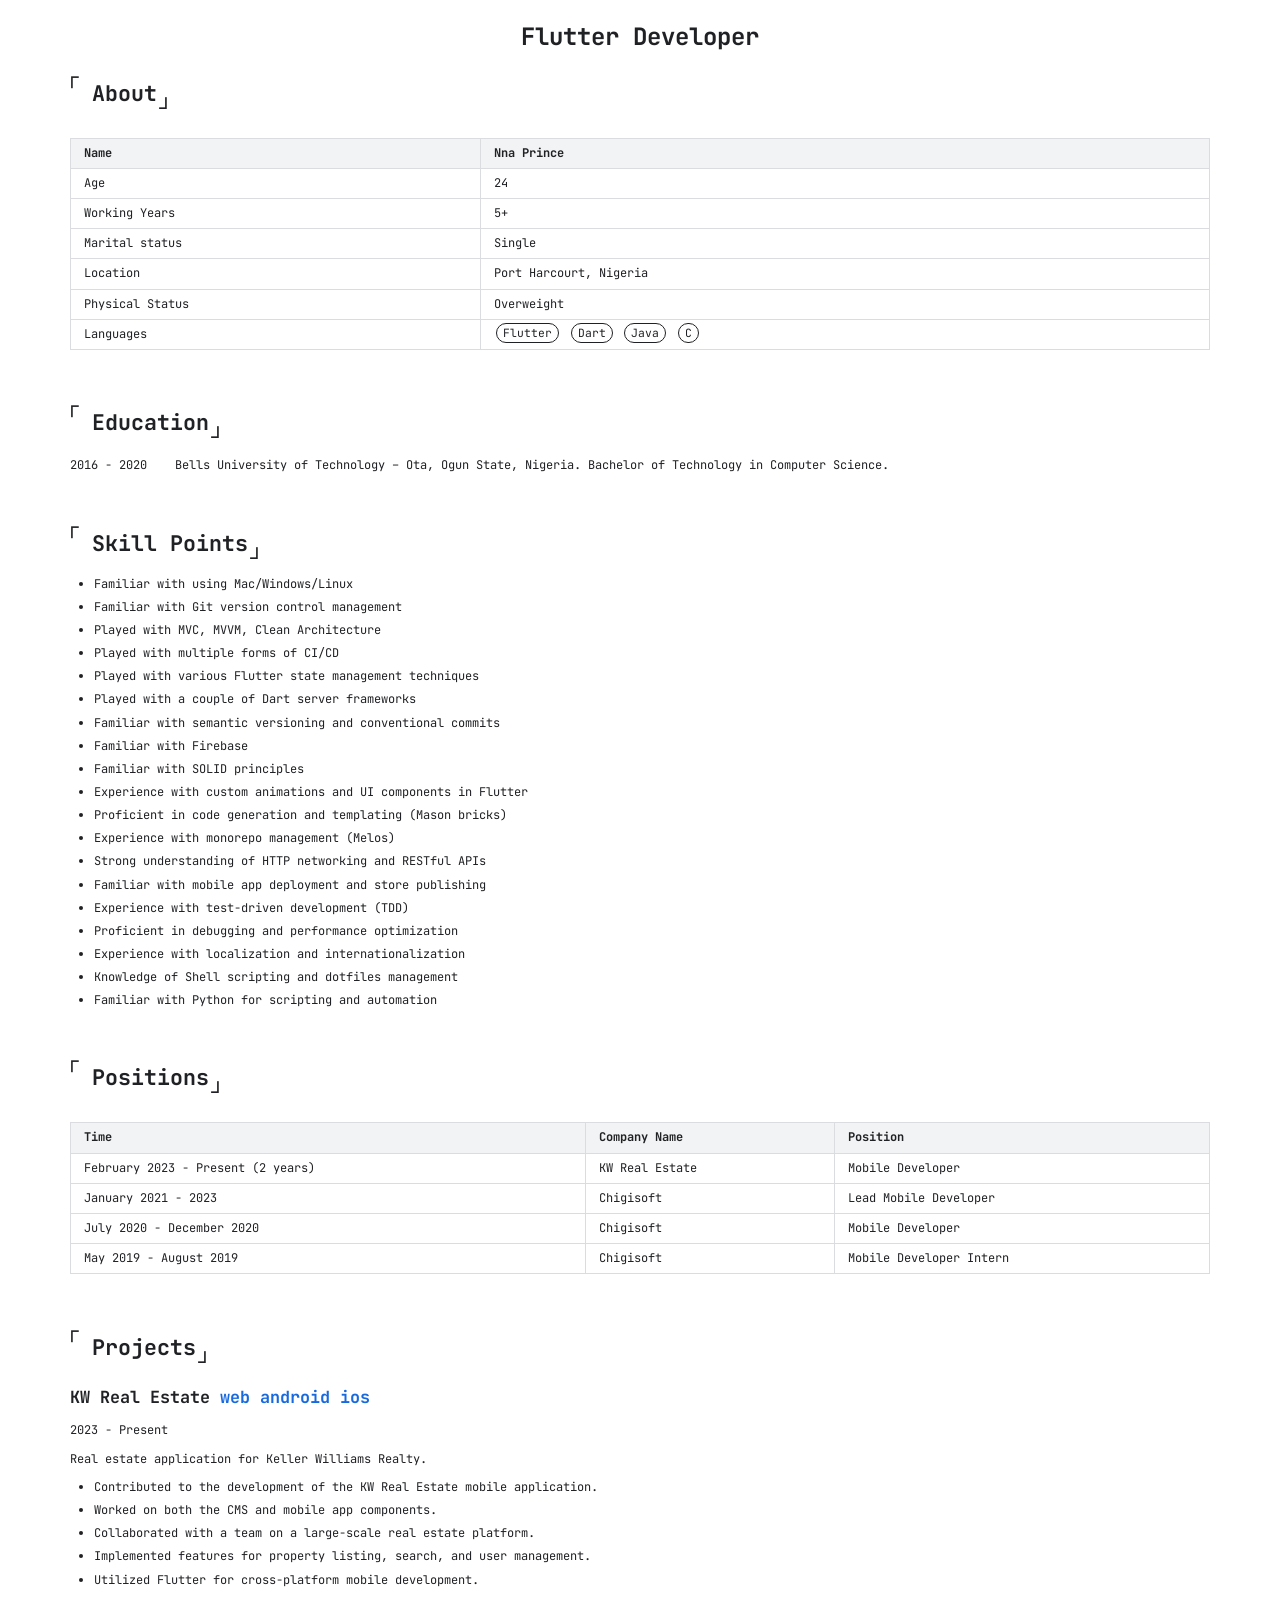
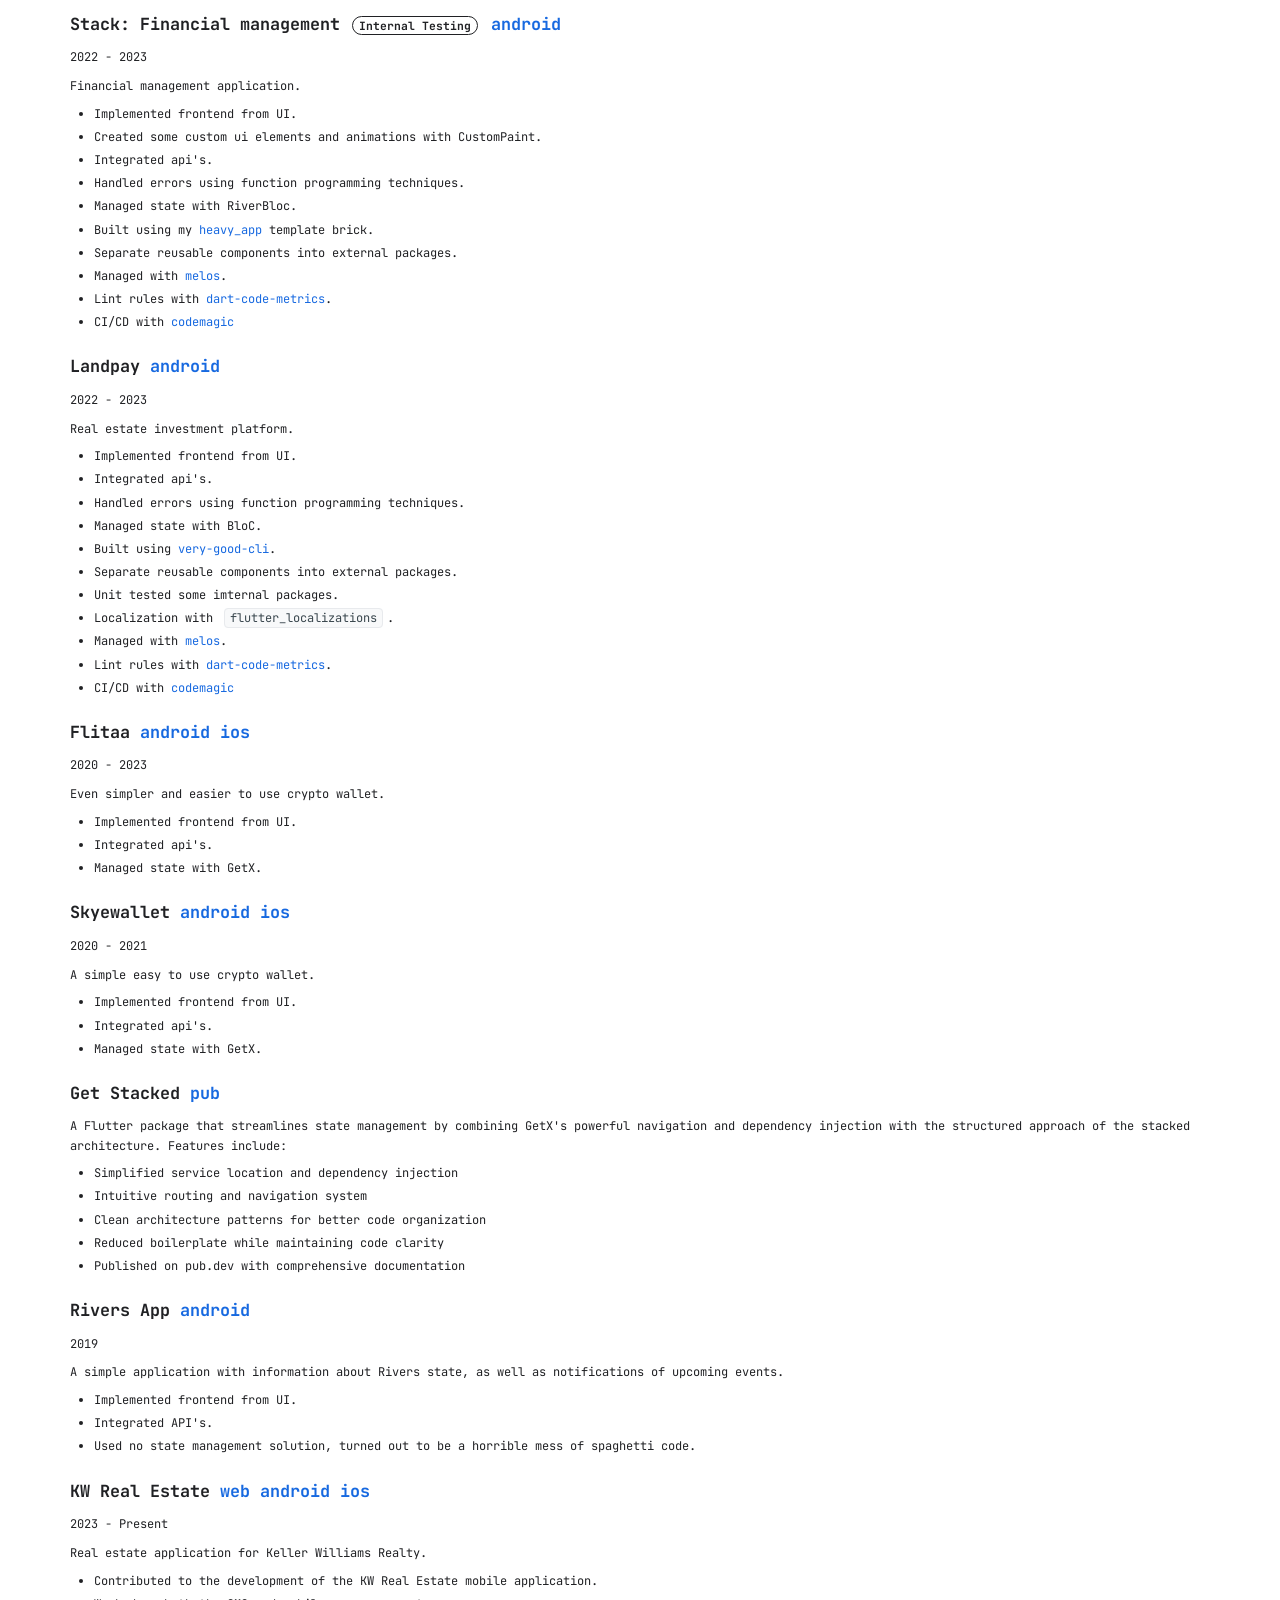
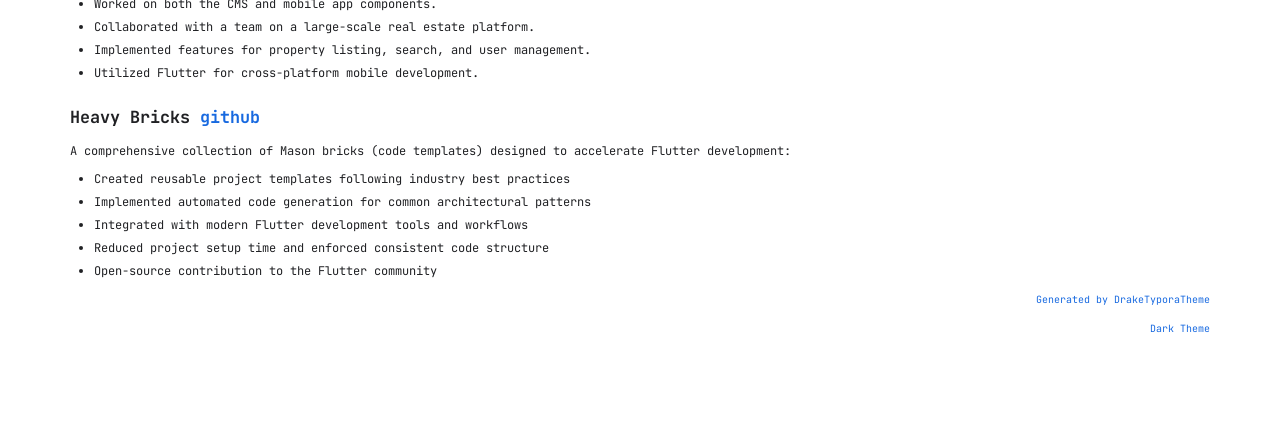
<file: index_light.html>
<!doctype html>
<html>
<head>
<meta charset='UTF-8'><meta name='viewport' content='width=device-width initial-scale=1'>

<link href='https://fonts.googleapis.com/css2?family=JetBrains+Mono:ital,wght@0,400;0,700;1,400;1,700&display=swap' rel='stylesheet' type='text/css' /><style type='text/css'>html {overflow-x: initial !important;}:root { --bg-color: #ffffff; --text-color: #333333; --select-text-bg-color: #B5D6FC; --select-text-font-color: auto; --monospace: "Lucida Console",Consolas,"Courier",monospace; --title-bar-height: 20px; }
.mac-os-11 { --title-bar-height: 28px; }
html { font-size: 14px; background-color: var(--bg-color); color: var(--text-color); font-family: "Helvetica Neue", Helvetica, Arial, sans-serif; -webkit-font-smoothing: antialiased; }
body { margin: 0px; padding: 0px; height: auto; inset: 0px; font-size: 1rem; line-height: 1.42857143; overflow-x: hidden; background-image: inherit; background-size: inherit; background-attachment: inherit; background-origin: inherit; background-clip: inherit; background-color: inherit; tab-size: 4; background-position: inherit; background-repeat: inherit; }
iframe { margin: auto; }
a.url { word-break: break-all; }
a:active, a:hover { outline: 0px; }
.in-text-selection, ::selection { text-shadow: none; background: var(--select-text-bg-color); color: var(--select-text-font-color); }
#write { margin: 0px auto; height: auto; width: inherit; word-break: normal; word-wrap: break-word; position: relative; white-space: normal; overflow-x: visible; padding-top: 36px; }
#write.first-line-indent p { text-indent: 2em; }
#write.first-line-indent li p, #write.first-line-indent p * { text-indent: 0px; }
#write.first-line-indent li { margin-left: 2em; }
.for-image #write { padding-left: 8px; padding-right: 8px; }
body.typora-export { padding-left: 30px; padding-right: 30px; }
.typora-export .footnote-line, .typora-export li, .typora-export p { white-space: pre-wrap; }
.typora-export .task-list-item input { pointer-events: none; }
@media screen and (max-width: 500px) {
  body.typora-export { padding-left: 0px; padding-right: 0px; }
  #write { padding-left: 20px; padding-right: 20px; }
}
#write li > figure:last-child { margin-bottom: 0.5rem; }
#write ol, #write ul { position: relative; }
img { max-width: 100%; vertical-align: middle; image-orientation: from-image; }
button, input, select, textarea { color: inherit; font-family: inherit; font-size: inherit; font-style: inherit; font-variant-caps: inherit; font-weight: inherit; font-stretch: inherit; line-height: inherit; }
input[type="checkbox"], input[type="radio"] { line-height: normal; padding: 0px; }
*, ::after, ::before { box-sizing: border-box; }
#write h1, #write h2, #write h3, #write h4, #write h5, #write h6, #write p, #write pre { width: inherit; }
#write h1, #write h2, #write h3, #write h4, #write h5, #write h6, #write p { position: relative; }
p { line-height: inherit; }
h1, h2, h3, h4, h5, h6 { break-after: avoid-page; break-inside: avoid; orphans: 4; }
p { orphans: 4; }
h1 { font-size: 2rem; }
h2 { font-size: 1.8rem; }
h3 { font-size: 1.6rem; }
h4 { font-size: 1.4rem; }
h5 { font-size: 1.2rem; }
h6 { font-size: 1rem; }
.md-math-block, .md-rawblock, h1, h2, h3, h4, h5, h6, p { margin-top: 1rem; margin-bottom: 1rem; }
.hidden { display: none; }
.md-blockmeta { color: rgb(204, 204, 204); font-weight: 700; font-style: italic; }
a { cursor: pointer; }
sup.md-footnote { padding: 2px 4px; background-color: rgba(238, 238, 238, 0.7); color: rgb(85, 85, 85); border-radius: 4px; cursor: pointer; }
sup.md-footnote a, sup.md-footnote a:hover { color: inherit; text-transform: inherit; text-decoration: inherit; }
#write input[type="checkbox"] { cursor: pointer; width: inherit; height: inherit; }
figure { overflow-x: auto; margin: 1.2em 0px; max-width: calc(100% + 16px); padding: 0px; }
figure > table { margin: 0px; }
thead, tr { break-inside: avoid; break-after: auto; }
thead { display: table-header-group; }
table { border-collapse: collapse; border-spacing: 0px; width: 100%; overflow: auto; break-inside: auto; text-align: left; }
table.md-table td { min-width: 32px; }
.CodeMirror-gutters { border-right-width: 0px; background-color: inherit; }
.CodeMirror-linenumber { }
.CodeMirror { text-align: left; }
.CodeMirror-placeholder { opacity: 0.3; }
.CodeMirror pre { padding: 0px 4px; }
.CodeMirror-lines { padding: 0px; }
div.hr:focus { cursor: none; }
#write pre { white-space: pre-wrap; }
#write.fences-no-line-wrapping pre { white-space: pre; }
#write pre.ty-contain-cm { white-space: normal; }
.CodeMirror-gutters { margin-right: 4px; }
.md-fences { font-size: 0.9rem; display: block; break-inside: avoid; text-align: left; overflow: visible; white-space: pre; background-image: inherit; background-size: inherit; background-attachment: inherit; background-origin: inherit; background-clip: inherit; background-color: inherit; position: relative !important; background-position: inherit; background-repeat: inherit; }
.md-fences-adv-panel { width: 100%; margin-top: 10px; text-align: center; padding-top: 0px; padding-bottom: 8px; overflow-x: auto; }
#write .md-fences.mock-cm { white-space: pre-wrap; }
.md-fences.md-fences-with-lineno { padding-left: 0px; }
#write.fences-no-line-wrapping .md-fences.mock-cm { white-space: pre; overflow-x: auto; }
.md-fences.mock-cm.md-fences-with-lineno { padding-left: 8px; }
.CodeMirror-line, twitterwidget { break-inside: avoid; }
svg { break-inside: avoid; }
.footnotes { opacity: 0.8; font-size: 0.9rem; margin-top: 1em; margin-bottom: 1em; }
.footnotes + .footnotes { margin-top: 0px; }
.md-reset { margin: 0px; padding: 0px; border: 0px; outline: 0px; vertical-align: top; text-decoration: none; text-shadow: none; float: none; position: static; width: auto; height: auto; white-space: nowrap; cursor: inherit; line-height: normal; font-weight: 400; text-align: left; box-sizing: content-box; direction: ltr; background-position: 0px 0px; }
li div { padding-top: 0px; }
blockquote { margin: 1rem 0px; }
li .mathjax-block, li p { margin: 0.5rem 0px; }
li blockquote { margin: 1rem 0px; }
li { margin: 0px; position: relative; }
blockquote > :last-child { margin-bottom: 0px; }
blockquote > :first-child, li > :first-child { margin-top: 0px; }
.footnotes-area { color: rgb(136, 136, 136); margin-top: 0.714rem; padding-bottom: 0.143rem; white-space: normal; }
#write .footnote-line { white-space: pre-wrap; }
@media print {
  body, html { border: 1px solid transparent; height: 99%; break-after: avoid; break-before: avoid; font-variant-ligatures: no-common-ligatures; }
  #write { margin-top: 0px; padding-top: 0px; border-color: transparent !important; padding-bottom: 0px !important; }
  .typora-export * { print-color-adjust: exact; }
  .typora-export #write { break-after: avoid; }
  .typora-export #write::after { height: 0px; }
  .is-mac table { break-inside: avoid; }
  .typora-export-show-outline .typora-export-sidebar { display: none; }
}
.footnote-line { margin-top: 0.714em; font-size: 0.7em; }
a img, img a { cursor: pointer; }
pre.md-meta-block { font-size: 0.8rem; min-height: 0.8rem; white-space: pre-wrap; background-color: rgb(204, 204, 204); display: block; overflow-x: hidden; }
p > .md-image:only-child:not(.md-img-error) img, p > img:only-child { display: block; margin: auto; }
#write.first-line-indent p > .md-image:only-child:not(.md-img-error) img { left: -2em; position: relative; }
p > .md-image:only-child { display: inline-block; width: 100%; }
#write .MathJax_Display { margin: 0.8em 0px 0px; }
.md-math-block { width: 100%; }
.md-math-block:not(:empty)::after { display: none; }
.MathJax_ref { fill: currentcolor; }
[contenteditable="true"]:active, [contenteditable="true"]:focus, [contenteditable="false"]:active, [contenteditable="false"]:focus { outline: 0px; box-shadow: none; }
.md-task-list-item { position: relative; list-style-type: none; }
.task-list-item.md-task-list-item { padding-left: 0px; }
.md-task-list-item > input { position: absolute; top: 0px; left: 0px; margin-left: -1.2em; margin-top: calc(1em - 10px); border: none; }
.math { font-size: 1rem; }
.md-toc { min-height: 3.58rem; position: relative; font-size: 0.9rem; border-radius: 10px; }
.md-toc-content { position: relative; margin-left: 0px; }
.md-toc-content::after, .md-toc::after { display: none; }
.md-toc-item { display: block; color: rgb(65, 131, 196); }
.md-toc-item a { text-decoration: none; }
.md-toc-inner:hover { text-decoration: underline; }
.md-toc-inner { display: inline-block; cursor: pointer; }
.md-toc-h1 .md-toc-inner { margin-left: 0px; font-weight: 700; }
.md-toc-h2 .md-toc-inner { margin-left: 2em; }
.md-toc-h3 .md-toc-inner { margin-left: 4em; }
.md-toc-h4 .md-toc-inner { margin-left: 6em; }
.md-toc-h5 .md-toc-inner { margin-left: 8em; }
.md-toc-h6 .md-toc-inner { margin-left: 10em; }
@media screen and (max-width: 48em) {
  .md-toc-h3 .md-toc-inner { margin-left: 3.5em; }
  .md-toc-h4 .md-toc-inner { margin-left: 5em; }
  .md-toc-h5 .md-toc-inner { margin-left: 6.5em; }
  .md-toc-h6 .md-toc-inner { margin-left: 8em; }
}
a.md-toc-inner { font-size: inherit; font-style: inherit; font-weight: inherit; line-height: inherit; }
.footnote-line a:not(.reversefootnote) { color: inherit; }
.reversefootnote { font-family: ui-monospace, sans-serif; }
.md-attr { display: none; }
.md-fn-count::after { content: "."; }
code, pre, samp, tt { font-family: var(--monospace); }
kbd { margin: 0px 0.1em; padding: 0.1em 0.6em; font-size: 0.8em; color: rgb(36, 39, 41); background-color: rgb(255, 255, 255); border: 1px solid rgb(173, 179, 185); border-radius: 3px; box-shadow: rgba(12, 13, 14, 0.2) 0px 1px 0px, rgb(255, 255, 255) 0px 0px 0px 2px inset; white-space: nowrap; vertical-align: middle; }
.md-comment { color: rgb(162, 127, 3); opacity: 0.6; font-family: var(--monospace); }
code { text-align: left; }
a.md-print-anchor { white-space: pre !important; border: none !important; display: inline-block !important; position: absolute !important; width: 1px !important; right: 0px !important; outline: 0px !important; text-shadow: initial !important; background-position: 0px 0px !important; }
.os-windows.monocolor-emoji .md-emoji { font-family: "Segoe UI Symbol", sans-serif; }
.md-diagram-panel > svg { max-width: 100%; }
[lang="flow"] svg, [lang="mermaid"] svg { max-width: 100%; height: auto; }
[lang="mermaid"] .node text { font-size: 1rem; }
table tr th { border-bottom-width: 0px; }
video { max-width: 100%; display: block; margin: 0px auto; }
iframe { max-width: 100%; width: 100%; border: none; }
.highlight td, .highlight tr { border: 0px; }
mark { background-color: rgb(255, 255, 0); color: rgb(0, 0, 0); }
.md-html-inline .md-plain, .md-html-inline strong, mark .md-inline-math, mark strong { color: inherit; }
.md-expand mark .md-meta { opacity: 0.3 !important; }
mark .md-meta { color: rgb(0, 0, 0); }
@media print {
  .typora-export h1, .typora-export h2, .typora-export h3, .typora-export h4, .typora-export h5, .typora-export h6 { break-inside: avoid; }
}
.md-diagram-panel .messageText { stroke: none !important; }
.md-diagram-panel .start-state { fill: var(--node-fill); }
.md-diagram-panel .edgeLabel rect { opacity: 1 !important; }
.md-fences.md-fences-math { font-size: 1em; }
.md-fences-advanced:not(.md-focus) { padding: 0px; white-space: nowrap; border: 0px; }
.md-fences-advanced:not(.md-focus) { background-image: inherit; background-size: inherit; background-attachment: inherit; background-origin: inherit; background-clip: inherit; background-color: inherit; background-position: inherit; background-repeat: inherit; }
.typora-export-show-outline .typora-export-content { max-width: 1440px; margin: auto; display: flex; flex-direction: row; }
.typora-export-sidebar { width: 300px; font-size: 0.8rem; margin-top: 80px; margin-right: 18px; }
.typora-export-show-outline #write { --webkit-flex: 2; flex: 2 1 0%; }
.typora-export-sidebar .outline-content { position: fixed; top: 0px; max-height: 100%; overflow: hidden auto; padding-bottom: 30px; padding-top: 60px; width: 300px; }
@media screen and (max-width: 1024px) {
  .typora-export-sidebar, .typora-export-sidebar .outline-content { width: 240px; }
}
@media screen and (max-width: 800px) {
  .typora-export-sidebar { display: none; }
}
.outline-content li, .outline-content ul { margin-left: 0px; margin-right: 0px; padding-left: 0px; padding-right: 0px; list-style: none; }
.outline-content ul { margin-top: 0px; margin-bottom: 0px; }
.outline-content strong { font-weight: 400; }
.outline-expander { width: 1rem; height: 1.428571429rem; position: relative; display: table-cell; vertical-align: middle; cursor: pointer; padding-left: 4px; }
.outline-expander::before { content: ""; position: relative; font-family: Ionicons; display: inline-block; font-size: 8px; vertical-align: middle; }
.outline-item { padding-top: 3px; padding-bottom: 3px; cursor: pointer; }
.outline-expander:hover::before { content: ""; }
.outline-h1 > .outline-item { padding-left: 0px; }
.outline-h2 > .outline-item { padding-left: 1em; }
.outline-h3 > .outline-item { padding-left: 2em; }
.outline-h4 > .outline-item { padding-left: 3em; }
.outline-h5 > .outline-item { padding-left: 4em; }
.outline-h6 > .outline-item { padding-left: 5em; }
.outline-label { cursor: pointer; display: table-cell; vertical-align: middle; text-decoration: none; color: inherit; }
.outline-label:hover { text-decoration: underline; }
.outline-item:hover { border-color: rgb(245, 245, 245); background-color: var(--item-hover-bg-color); }
.outline-item:hover { margin-left: -28px; margin-right: -28px; border-left-width: 28px; border-left-style: solid; border-left-color: transparent; border-right-width: 28px; border-right-style: solid; border-right-color: transparent; }
.outline-item-single .outline-expander::before, .outline-item-single .outline-expander:hover::before { display: none; }
.outline-item-open > .outline-item > .outline-expander::before { content: ""; }
.outline-children { display: none; }
.info-panel-tab-wrapper { display: none; }
.outline-item-open > .outline-children { display: block; }
.typora-export .outline-item { padding-top: 1px; padding-bottom: 1px; }
.typora-export .outline-item:hover { margin-right: -8px; border-right-width: 8px; border-right-style: solid; border-right-color: transparent; }
.typora-export .outline-expander::before { content: "+"; font-family: inherit; top: -1px; }
.typora-export .outline-expander:hover::before, .typora-export .outline-item-open > .outline-item > .outline-expander::before { content: "−"; }
.typora-export-collapse-outline .outline-children { display: none; }
.typora-export-collapse-outline .outline-item-open > .outline-children, .typora-export-no-collapse-outline .outline-children { display: block; }
.typora-export-no-collapse-outline .outline-expander::before { content: "" !important; }
.typora-export-show-outline .outline-item-active > .outline-item .outline-label { font-weight: 700; }
.md-inline-math-container mjx-container { zoom: 0.95; }
mjx-container { break-inside: avoid; }


/*快速自定义配置*/
:root {
    --monospace: "JetBrains Mono", "Fira Code", "Cascadia Code", Menlo, "Ubuntu Mono", Consolas, HYZhengYuan; /*代码字体*/
    --text-font: var(--monospace); /*正文字体*/
    --title-font: var(--monospace); /*标题字体*/
    --latex-font: var(--monospace); /*LaTeX字体(不含英语)*/
    --text-line-height: 1.6; /*正文行间距*/
    --code-line-height: 1.6; /*代码块行间距*/
    --p-spacing: 0.8rem; /*段间距*/
    --text-size: 12px;
}/*
 * Copyright (C) 2018 Drake, Inc.
 *
 * Licensed under the Apache License, Version 2.0 (the "License");
 * you may not use this file except in compliance with the License.
 * You may obtain a copy of the License at
 *
 * http://www.apache.org/licenses/LICENSE-2.0
 *
 * Unless required by applicable law or agreed to in writing, software
 * distributed under the License is distributed on an "AS IS" BASIS,
 * WITHOUT WARRANTIES OR CONDITIONS OF ANY KIND, either express or implied.
 * See the License for the specific language governing permissions and
 * limitations under the License.
 *
 * GitHub https://github.com/liangjingkanji/DrakeTyporaTheme
 */
@import url();
@include-when-export url('https://fonts.googleapis.com/css2?family=JetBrains+Mono:ital,wght@0,400;0,700;1,400;1,700&display=swap');

:root {
    --text-color: #202124;
    --blur-text-color: #c8c8c8;
    --bg-color: #ffffff;
    --control-text-color: var(--text-color);
    --meta-content-color: var(--text-color);
    --active-file-border-color: var(--drake-accent);
    --rawblock-edit-panel-bd: var(--code-block-bg-color);
    --item-hover-bg-color: #E5E5E596;
    --active-file-bg-color: var(--item-hover-bg-color);

    --blur-text-color: rgba(32, 33, 36, 0.5);
    --drake-accent: #5784ec;
    --drake-highlight: #3a474e;
    --a-color: #1769e0;
    --variable-color: #d01884;
    --outline-active-color: var(--a-color);
    --code-block-bg-color: #f8f9fa;
    --code-block-color: #3a474e;
    --title-color: #202124;
    --blockquote-border-color: #275796;
    --blockquote-color: #275796;
    --blockquote-bg-color: #e5f4fd;
    --strong-color: var(--title-color);
    --h2-underline-color: var(--title-color);
    --horizontal-divider-color: var(--title-color);
    --height-light-color: var(--text-color);
    --height-light-border-color: var(--text-color);
    --yaml-color: #777777;
    --yaml-bg-color: #f7f7f7;
    --footnotes-bg-color: #3c3d3e;
    --footnotes-highlight: #FFD760;
    --table-border-color: #dadce0;
    --table-header-bg-color: #f1f3f4;
    --table-bg-color: var(--bg-color);
    --table-n2-bg-color: var(--bg-color);
    --input-bg-color: var(--item-hover-bg-color);
    --btn-hover-bg-color: var(--item-hover-bg-color);
    --checkbox-checked: url("data:image/svg+xml,%3Csvg class='icon' viewBox='0 0 1024 1024' xmlns='http://www.w3.org/2000/svg' width='200' height='200'%3E%3Cpath d='M425.984 726.016l384-384-59.99-61.995-324.01 324.011-152.021-152.021L213.973 512zm384-598.016q36.01 0 61.013 25.984T896 213.974v596.01q0 34.005-25.003 59.99t-61.013 25.983h-596.01q-36.011 0-61.014-25.984t-25.003-59.989v-596.01q0-34.006 25.003-59.99T213.973 128h596.011z' fill='%2365b73b'/%3E%3C/svg%3E");
    --checkbox-unchecked: url("data:image/svg+xml,%3Csvg class='icon' viewBox='0 0 1024 1024' xmlns='http://www.w3.org/2000/svg' width='200' height='200'%3E%3Cpath d='M810.667 213.333v597.334H213.333V213.333h597.334m0-85.333H213.333C166.4 128 128 166.4 128 213.333v597.334C128 857.6 166.4 896 213.333 896h597.334C857.6 896 896 857.6 896 810.667V213.333C896 166.4 857.6 128 810.667 128z' fill='%23333333'/%3E%3C/svg%3E");
}

html {
    font-size: var(--text-size);
}

body {
    font-family: var(--text-font) !important;
    color: var(--text-color);
    -webkit-font-feature-settings: "liga" on, "calt" on;
    -webkit-font-smoothing: subpixel-antialiased;
    text-rendering: optimizeLegibility;
    letter-spacing: 0;
    margin: 0;
    overflow-x: hidden;
}

p {
    line-height: var(--text-line-height);
}

/*code block*/
.md-fences {
    font-size: 1rem;
    padding: 12px !important;
    border-radius: 8px;
    word-wrap: normal;
    background-color: var(--code-block-bg-color);
    color: var(--code-block-color);
    border: .1em solid #e8eaed;
    line-height: var(--code-line-height);
}

/*inline latex*/
.MathJax {
    font-size: 120% !important;
}
.MathJax text, .MathJax use {
    font-family: var(--latex-font);
}
/*math-block latex*/
.md-math-block .MathJax {
    font-size: 130% !important;
}

/*mermaid*/
[mermaid-type="journey"] line {
    stroke: #7a7a7a !important;
}
[mermaid-type="journey"] .label {
    color: #333 !important;
}
[id^=mermaidChart] .relationshipLabelBox {
    fill: var(--bg-color) !important;
    opacity: 1 !important;
    background-color: var(--bg-color) !important;
}
[id^=mermaidChart] .legend {
    fill: var(--text-color) !important;
}
[id^=mermaidChart] g.label {
    font-size: 1rem !important;
}
[id^=mermaidChart] line.divider {
    stroke: var(--table-border-color) !important;
}
[id^=mermaidChart] span.nodeLabel {
    color: var(--code-block-color) !important;
    line-height: 1.8rem;
}
tspan {
    color: var(--text-color)
}
[id^=mermaidChart] .entityLabel {
    fill: var(--code-block-color) !important;
}
[id^=mermaidChart] {
    fill: var(--text-color) !important;
}
[id^=mermaidChart] rect.rect {
    fill: rgba(175, 255, 212, 0.3) !important;
}
.md-diagram-panel-preview text.actor > tspan { /*方块文字*/
    fill: var(--code-block-color) !important;
    stroke: none !important;
    font-family: var(--text-font) !important;
    font-size: 1rem !important;
}
.md-diagram-panel-preview .actor, .md-diagram-panel-preview .entityBox { /*方块*/
    stroke: var(--table-border-color) !important;
    fill: var(--code-block-bg-color) !important;
}
.md-diagram-panel-preview .actor-line { /*竖线*/
    stroke: var(--text-color) !important;
    stroke-width: 1px;
}
.md-diagram-panel-preview .messageLine0 { /*横线*/
    stroke-width: 1.5;
    stroke-dasharray: none;
    stroke: var(--text-color) !important;
}
.md-diagram-panel-preview .messageLine1 { /*虚线*/
    stroke-width: 1.5 !important;
    stroke-dasharray: 2, 2 !important;
    stroke: var(--text-color) !important;
}
.md-diagram-panel-preview .messageText { /*描述文字*/
    fill: var(--text-color) !important;
    font-family: var(--text-font) !important;
    font-size: 1rem !important;
}
.md-diagram-panel-preview .activation0 { /*长方形*/
    fill: #e6e6e6 !important;
    stroke: var(--text-color) !important;
}
.md-diagram-panel-preview .labelText, .md-diagram-panel-preview .labelText > tspan { /*循环标记*/
    fill: var(--code-block-color) !important;
    font-family: var(--text-font) !important;
    font-size: 1rem !important;
    dominant-baseline: unset;
    alignment-baseline: unset;
}
.md-diagram-panel-preview .labelBox { /*循环标记背景*/
    stroke: var(--table-border-color) !important;
    fill: var(--code-block-bg-color) !important;
}
.md-diagram-panel-preview .loopLine { /*循环标记虚线*/
    stroke: var(--text-color) !important;
}
.md-diagram-panel-preview .loopText, .md-diagram-panel-preview .loopText > tspan { /*循环名称*/
    fill: var(--text-color) !important;
    font-size: 1rem;
}
.md-diagram-panel-preview .sequenceNumber { /*序号*/
    fill: var(--bg-color) !important;
}
pre.md-fences-advanced.md-focus .md-fences-adv-panel {
    border: none;
}
.md-diagram-panel-preview .edgePath .path { /*箭头*/
    stroke: var(--text-color) !important;
}
.md-diagram-panel-preview .edgeLabel rect { /*条件文字背景*/
    fill: var(--bg-color) !important;
}
.md-diagram-panel-preview .edgeLabel span { /*条件文字*/
    color: var(--text-color);
}
.md-diagram-panel-preview .node rect,
.md-diagram-panel-preview .node circle,
.md-diagram-panel-preview .node ellipse,
.md-diagram-panel-preview .node polygon,
.md-diagram-panel-preview .node path { /*形状*/
    stroke: var(--table-border-color) !important;
    fill: var(--code-block-bg-color) !important;
}
#write .md-diagram-panel .md-diagram-panel-preview div { /*形状内文字*/
    color: var(--code-block-color);
    font-family: var(--text-font) !important;
    font-size: 1rem !important;
}

/*code snippet*/
#write code, tt {
    margin: 0 4px;
    color: var(--drake-highlight);
    border: .1rem solid #e8eaed;
    background: #f8f9fa;
    border-radius: 4px;
    padding: .1rem .4rem;
}

/*variable*/
var {
    color: var(--variable-color);
    font-weight: bold;
}

/*raw block*/
.md-rawblock-control:not(.md-rawblock-tooltip) {
    border-radius: 2px 0 2px 2px;
    padding: 0.2rem !important;
}
.md-rawblock:hover > .md-rawblock-container {
    background: none;
}
.md-rawblock-input {
    font-size: 1rem;
}
.md-rawblock-tooltip-btn:hover {
    background: none;
}
.md-rawblock:hover > .md-rawblock-tooltip {
    border-radius: 2px 2px 0 0;
    margin-bottom: 2px !important;
}
.md-rawblock-tooltip.md-rawblock-control {
    border-radius: 2px 2px 0 0;
    color: var(--code-block-color);
}
.md-rawblock-tooltip-name {
    color: var(--code-block-color);
    opacity: 1;
}

/*quote block*/
blockquote {
    color: var(--blockquote-color) !important;
    border-radius: 4px;
    padding: 10px 16px;
    background-color: var(--blockquote-bg-color);
    position: relative;
    border-left: none;
}

#write strong {
    color: var(--strong-color);
    font-weight: bold;
}
#write blockquote strong {
    color: var(--blockquote-color);
}

/*link*/
.on-focus-mode #write a .md-plain:hover, .on-focus-mode .md-htmlblock-container a:hover {
    border-bottom: .1rem solid var(--blur-text-color);
}
#write a .md-plain:hover, .md-htmlblock-container a:hover,
.on-focus-mode #write .md-focus a .md-plain:hover, .on-focus-mode .md-focus .md-htmlblock-container a:hover {
    border-bottom: .1rem solid var(--a-color);
}
#write a {
    color: var(--a-color);
    text-decoration: none;
}
#write h2 a .md-plain {
    border-bottom: .2rem solid var(--a-color);
}
[md-inline=link] a {
    margin: 0 .2rem;
}
#write a code, a:any-link {
    color: var(--a-color);
}
#write a code:hover {
    text-decoration: underline;
    text-underline-offset: 2px;
    text-decoration-thickness: 0.1em;
}

img {
    border-left: none;
    border-right: none;
    vertical-align: baseline;
    border-radius: 2px;
}

#write {
    max-width: 1200px;
    margin: 0 auto;
    padding: 20px 30px 100px;
}
#typora-source .CodeMirror-lines {
    max-width: 1200px;
}

#write > ul:first-child,
#write > ol:first-child {
    margin-top: 30px;
}

body > *:first-child {
    margin-top: 0 !important;
}

body > *:last-child {
    margin-bottom: 0 !important;
}

h1,
h2,
h3,
h4,
h5,
h6 {
    font-family: var(--title-font);
    position: relative;
    margin-top: 2rem;
    margin-bottom: 1rem;
    font-weight: bold;
    line-height: 1.4;
    cursor: text;
    color: var(--title-color);
}

h3.md-focus:before, h4.md-focus:before, h5.md-focus:before, h6.md-focus:before {
    visibility: hidden;
}

h1 {
    font-size: 2rem;
    text-align: center;
    margin-top: 0;
}

h2 {
    font-size: 1.8rem;
    margin-bottom: 1.5rem;
}
#write h2:before {
    content: "「";
    position: relative;
    top: -0.5rem;
    left: -1rem;
}
#write h2:after {
    content: "」";
    position: relative;
    top: 0.5rem;
}
h2 > .md-plain {
    line-height: 3rem;
    position: relative;
    left: -0.5rem;
}
.on-focus-mode h2.md-end-block.md-heading:not(.md-focus):not(.md-focus-container):after {
    background-color: var(--blur-text-color) !important;
}

h3 {
    font-size: 1.4rem;
}

h4 {
    font-size: 1.2rem;
}

h5 {
    font-size: 1rem;
}

h6 {
    font-size: 1rem;
}

h1:hover a.anchor,
h2:hover a.anchor,
h3:hover a.anchor,
h4:hover a.anchor,
h5:hover a.anchor,
h6:hover a.anchor {
    text-decoration: none;
}

h1 tt,
h1 code {
    font-size: inherit !important;
}

h2 tt,
h2 code {
    font-size: inherit !important;
}

h3 tt,
h3 code {
    font-size: inherit !important;
}

h4 tt,
h4 code {
    font-size: inherit !important;
}

h5 tt,
h5 code {
    font-size: inherit !important;
}

h6 tt,
h6 code {
    font-size: inherit !important;
}

p, blockquote, ul, ol, dl, table {
    margin: var(--p-spacing) 0;
}

li > ol,
li > ul {
    margin: 0 0;
}
li {
    margin: 0.5em 0;
}

hr {
    height: 2px;
    padding: 0;
    margin: 16px 0;
    background-color: var(--horizontal-divider-color);
    border: 0 none;
    overflow: hidden;
    box-sizing: content-box;
}

body > h2:first-child {
    margin-top: 0;
    padding-top: 0;
}

body > h1:first-child {
    margin-top: 0;
    padding-top: 0;
}

body > h1:first-child + h2 {
    margin-top: 0;
    padding-top: 0;
}

body > h3:first-child,
body > h4:first-child,
body > h5:first-child,
body > h6:first-child {
    margin-top: 0;
    padding-top: 0;
}

a:first-child h1,
a:first-child h2,
a:first-child h3,
a:first-child h4,
a:first-child h5,
a:first-child h6 {
    margin-top: 0;
    padding-top: 0;
}

h1 p,
h2 p,
h3 p,
h4 p,
h5 p,
h6 p {
    margin-top: 0;
}

li p.first {
    display: inline-block;
}

ul, ol {
    padding-inline-start: 2em;
}

ul:first-child,
ol:first-child {
    margin-top: 0;
}

ul:last-child,
ol:last-child {
    margin-bottom: 0;
}

.ty-table-edit {
    margin-top: -1rem !important;
}
#write table {
    margin-top: 1rem;
    word-break: initial;
    background-color: var(--table-bg-color);
}
table tr {
    border-top: .1em solid var(--table-border-color);
    margin: 0;
    padding: 0;
}
table th {
    font-weight: bold;
    border: .1em solid var(--table-border-color);
    border-bottom: 0;
    margin: 0;
    padding: 6px 13px;
}
table td {
    border: .1em solid var(--table-border-color);
    margin: 0;
    padding: 6px 13px;
}
table thead {
    background-color: var(--table-header-bg-color);
}
table tr:nth-child(2n) {
    background-color: var(--table-n2-bg-color);
}
table tr th:first-child,
table tr td:first-child {
    margin-top: 0;
}
table tr th:last-child,
table tr td:last-child {
    margin-bottom: 0;
}

#write em {
    padding: 0 5px 0 2px;
}

#write table thead th {
    background-color: var(--table-header-bg-color);
}

/* height light */
#write mark {
    border: .1em solid var(--height-light-border-color);
    color: var(--height-light-color);
    background-color: transparent;
    padding: .1rem .5rem;
    border-radius: 2rem;
    margin: 0 .2rem;
    font-size: .95rem;
}

/*shortcut*/
kbd {
    border: .1em solid #5b5b5e;
    background: transparent;
    color: var(--text-color);
    margin: 0 .4rem;
    font-family: var(--text-font) !important;
    font-size: .95rem;
    padding: .3em .4em;
    border-radius: .4em;
    box-shadow: .1em .1em .2em rgba(0, 0, 0, 0.3);
}

#write del {
    padding: 1px 2px;
}

.md-task-list-item > input {
    margin-left: -1.3em;
}

@media print {
    html {
        font-size: 12px;
    }

    table,
    pre {
        page-break-inside: avoid;
    }

    pre {
        word-wrap: break-word;
    }
}

/*YAML*/
#write pre.md-meta-block {
    padding: 1rem;
    font-size: 1rem;
    line-height: 1.45;
    background-color: var(--yaml-bg-color);
    border: 0;
    border-radius: 2px;
    color: var(--yaml-color);
    margin-top: 0 !important;
}

.mathjax-block > .code-tooltip {
    bottom: .375rem;
}

#write > h3.md-focus:before {
    left: -1.5625rem;
    top: .375rem;
}

#write > h4.md-focus:before {
    left: -1.5625rem;
    top: .285714286rem;
}

#write > h5.md-focus:before {
    left: -1.5625rem;
    top: .285714286rem;
}

#write > h6.md-focus:before {
    left: -1.5625rem;
    top: .285714286rem;
}

.md-image > .md-meta {
    border-radius: 2px;
    font-family: initial;
    padding: 2px 0 0 4px;
    color: inherit;
}

.md-tag {
    color: inherit;
}

.md-toc {
    margin-top: 20px;
    padding-bottom: 20px;
}

.typora-quick-open-item {
    font-size: 1rem !important;
    height: 50px;
    padding-left: 8px;
    padding-top: 4px;
    padding-bottom: 4px;
}

#typora-quick-open {
    box-shadow: 0 0 8px #00000045;
    padding: 0;
}

.ty-quick-open-category.ty-has-prev .ty-quick-open-category-title {
    border-top: none;
}

#typora-quick-open-input {
    margin: 8px;
    box-shadow: none;
    border-radius: 2px;
}

#typora-quick-open-input input {
    font-size: 1rem;
    box-shadow: none;
    padding-top: 2px;
    padding-left: 10px;
    padding-right: 10px;
    line-height: 32px;
    max-height: 32px;
    border: none;
}

.modal-dialog#typora-quick-open {
    border-radius: 8px;
}

.ty-quick-open-category-title {
    padding-left: 8px;
    color: #BEBEBE;
    font-size: 0.8rem;
    margin-bottom: 4px;
}

.typora-quick-open-item-path {
    font-size: 0.8rem;
    text-overflow: ellipsis;
    white-space: nowrap;
    margin-top: 1px;
}

/*search input*/
.form-control {
    border: none;
    border-radius: 2px;
    box-shadow: none;
}

#md-searchpanel .btn {
    border-radius: 2px;
}

#search-panel-replaceall-btn {
    padding-right: 5px !important;
    text-align: center !important;
}

#search-panel-replace-btn {
    text-align: center !important;
}

#md-searchpanel input {
    background: var(--input-bg-color);
    border-radius: 2px;
}

.searchpanel-search-option-btn {
    border-radius: 2px;
    border: none;
    background: transparent;
    color: var(--text-color);
}

.searchpanel-search-option-btn.active {
    background: var(--text-color);
    color: var(--bg-color);
}

.form-control:focus {
    box-shadow: none;
}

#md-notification:before {
    top: 10px;
}

/** focus mode */
.on-focus-mode blockquote {
    border-left-color: rgba(85, 85, 85, 0.12);
}

header,
.context-menu,
.megamenu-content,
footer {
    font-family: initial;
}

/*sidebar*/
.file-node-content:hover .file-node-icon,
.file-node-content:hover .file-node-open-state {
    visibility: visible;
}
.file-node-content {
    display: flex;
    align-items: center;
}
.file-node-open-state {
    margin-right: .5rem;
}
.file-node-icon {
    margin-right: .5rem;
}

#typora-sidebar {
    font-size: inherit;
    font-family: var(--title-font);
}

.sidebar-tabs {
    border-bottom: none;
}

.file-list-item-summary, .file-list-item-parent-loc, .file-list-item-time, .file-list-item-summary {
    font-size: 0.9rem !important;
    font-family: var(--text-font);
}

.file-list-item-file-ext-part {
    display: none;
}

.outline-item {
    font-size: 1rem;
}

/*footnotes mark*/
#write .md-footnote {
    background-color: inherit;
    color: var(--drake-highlight);
    font-size: 0.9rem;
    border-radius: 0.9rem;
    padding-left: 0;
}

#write .md-footnote:before {
    content: "[";
}

#write .md-footnote:after {
    content: "]";
}

/*footnotes content*/
.md-hover-tip .code-tooltip-content {
    border-radius: 2px;
}

/*footnotes title*/
span.md-def-name {
    padding-right: 3ch;
    padding-left: 0;
    position: relative;
    font-weight: normal;
}

/*footnotes desc*/
.footnotes {
    font-size: 1rem;
    font-weight: normal;
    color: var(--text-color);
    position: relative;
}

/*footnotes tooltip text*/
.code-tooltip-content .md-plain {
    font-size: 0.9rem;
    font-family: inherit;
}

.code-tooltip-content code {
    padding: 0 2px;
    font-family: inherit;
    color: var(--footnotes-highlight);
    background-color: inherit;
}

.code-tooltip-content a {
    color: var(--footnotes-highlight);
}

div.code-tooltip-content {
    box-shadow: 0 0 8px #00000045;
    background: var(--footnotes-bg-color);
}

.footnotes {
    opacity: 1;
}

.md-def-name:after {
    content: ". ^";
    color: var(--text-color);
}

.md-def-footnote .md-def-name:before {
    content: "";
    color: var(--text-color);
    position: absolute;
}

.md-def-name:before {
    content: "";
    color: var(--text-color);
    position: absolute;
}

.md-content.md-url, .md-def-content.md-def-url.md-auto-disp {
    text-decoration: none;
    border-bottom: .1rem solid var(--text-color);
}

.CodeMirror-scroll::-webkit-scrollbar {
    display: none;
}

.file-list-item-summary {
    font-size: 1em;
}

.pin-outline #outline-content .outline-active strong, .pin-outline .outline-active {
    font-weight: 500;
    color: var(--outline-active-color);
}

.file-list-item.active {
    border-left: 4px solid var(--drake-accent);
}

#md-searchpanel .btn:not(.close-btn):hover {
    box-shadow: none;
    background: var(--btn-hover-bg-color);
}

/*checkbox*/
#write input[type=checkbox] {
    opacity: 0;
    height: 1.6rem;
    width: 1.6rem;
    margin-left: -2em;
    margin-top: 0;
    top: 0;
}

#write .ul-list li.md-task-list-item.task-list-done::before {
    content: "";
    background: var(--checkbox-checked) 0 0 no-repeat;
    background-size: 100%;
    display: inline-block;
    position: absolute;
    height: 1.6rem;
    width: 1.6rem;
    margin-left: -2em;
}
#write .ul-list li.md-task-list-item.task-list-not-done::before {
    content: "";
    background: var(--checkbox-unchecked) 0 0 no-repeat;
    background-size: 100%;
    display: inline-block;
    position: absolute;
    height: 1.6rem;
    width: 1.6rem;
    margin-left: -2em;
}
.task-list-item p {
    line-height: 1.6rem;
}

/*insert table*/
.btn {
    border-radius: 2px;
}

.modal-content {
    border-radius: 8px;
}

.btn-primary:hover, .btn-primary:active {
    background-color: var(--btn-hover-bg-color);
    color: var(--drake-highlight);
}

.btn-primary {
    background-color: transparent;
    color: var(--drake-highlight);
}

.btn-default {
    background-color: transparent;
}

.btn:active {
    box-shadow: none;
    border-color: transparent;
}

.modal-footer {
    border-top: none;
}

#table-insert-col, #table-insert-row {
    background: var(--input-bg-color);
    border-radius: 2px;
}

/*preference panel*/
#megamenu-content {
    background-image: none !important;
    background-color: var(--bg-color);
}
#top-titlebar {
    height: inherit;
    background-color: var(--bg-color);
}
#megamenu-menu-sidebar {
    background-color: var(--bg-color);
    color: var(--text-color);
}
.long-btn {
    width: inherit;
    min-width: 300px;
    border: 1px solid var(--text-color);
    border-radius: 6px;
}
.megamenu-menu-panel h1 {
    margin-bottom: 3rem;
    text-align: left;
}
.megamenu-menu-panel h1, .megamenu-menu-panel h2 {
    font-weight: normal;
}
#recent-file-panel-search-input {
    height: 45px;
    border: none;
    border-bottom: 1px solid var(--text-color);
    padding-left: 8px;
}
#recent-file-panel-search-input::placeholder {
    color: var(--text-color);
    opacity: .5;
}
.megamenu-menu-header {
    border-bottom: none;
}
#recent-file-panel-action-btn {
    background: none;
    border: none;
}
#recent-file-panel-action-btn-container {
    float: none;
    display: inline-block;
}
#top-titlebar .toolbar-icon.btn.hover, #top-titlebar .toolbar-icon.btn:hover {
    background-color: var(--btn-hover-bg-color);
    color: var(--text-color);
}
.megamenu-menu-panel .btn:hover {
    background-color: var(--btn-hover-bg-color) !important;
    color: var(--text-color);
}
#recent-file-panel tbody tr:nth-child(2n-1),
.megamenu-menu-panel table thead,
.megamenu-menu-panel table tr {
    background-color: transparent;
}
.megamenu-menu-panel table {
    font-weight: normal;
}
#megamenu-back-btn {
    color: var(--text-color);
    border: 1px solid var(--text-color);
}
.megamenu-menu-header #megamenu-menu-header-title {
    color: var(--text-color);
}
header, .context-menu, .megamenu-content, footer {
    font-family: var(--text-font);
}
.ty-preferences select {
    padding-left: 2px;
}
.preference-item-hint {
    font-size: 14px;
}
a.ty-link {
    color: var(--a-color);
    margin: 0 .2rem;
}

/**
    code render
    Name: IntelliJ IDEA light theme
    From IntelliJ IDEA by JetBrains
 */
.cm-s-inner.CodeMirror {
    background: none;
    color: var(--code-block-color);
}
.cm-s-inner span.cm-number {
    color: #c5221f;
}
.cm-s-inner span.cm-atom {
    color: #c5221f;
}
.cm-s-inner span.cm-def {
    color: #00f;
}
.cm-s-inner span.cm-variable {
    color: var(--code-block-color);
}
.cm-s-inner span.cm-variable-2 {
    color: #00627A;
}
.cm-s-inner span.cm-variable-3, .cm-s-inner span.cm-type {
    color: #9334e6;
}
.cm-s-inner span.cm-property {
    color: var(--code-block-color);
}
.cm-s-inner span.cm-keyword {
    color: #1967d2;
}
.cm-s-inner span.cm-operator {
    color: var(--code-block-color);
}
.cm-s-inner span.cm-comment {
    color: #b80672;
}
.cm-s-inner span.cm-string {
    color: #008000;
}
.cm-s-inner span.cm-string-2 {
    color: #008000;
}
.cm-s-inner span.cm-qualifier {
    color: var(--code-block-color);
}
.cm-s-inner span.cm-error {
    color: red;
}
.cm-s-inner span.cm-attribute {
    color: #9334e6;
}
.cm-s-inner span.cm-tag.cm-bracket {
    color: #1967d2;
}
.cm-s-inner span.cm-link {
    color: #4A86E8;
}
.cm-s-inner span.cm-builtin {
    color: var(--code-block-color);
}
.cm-s-inner .cm-meta {
    color: #c5221f;
}
.cm-s-inner .CodeMirror-gutters {
    border-right: 1px solid rgba(120, 120, 120, 0.3);
    background: var(--code-block-bg-color);
}
.cm-s-inner .CodeMirror-linenumber {
    color: #787878;
}

 @media print { @page {margin: 0 0 0 0;} body.typora-export {padding-left: 0; padding-right: 0;} #write {padding:0;}}
</style><title>cv</title>
</head>
<body class='typora-export'><div class='typora-export-content'>
<div id='write'  class=''><h1 id='flutter-developer'><span>Flutter Developer</span></h1><h2 id='about'><span>About</span></h2><figure><table><thead><tr><th><span>Name</span></th><th><span>Nna Prince</span></th></tr></thead><tbody><tr><td><span>Age</span></td><td><span>24</span></td></tr><tr><td><span>Working Years</span></td><td><span>5+</span></td></tr><tr><td><span>Marital status</span></td><td><span>Single</span></td></tr><tr><td><span>Location</span></td><td><span>Port Harcourt, Nigeria</span></td></tr><tr><td><span>Physical Status</span></td><td><span>Overweight</span></td></tr><tr><td><span>Languages</span></td><td><mark><span>Flutter</span></mark><span> </span><mark><span>Dart</span></mark><span> </span><mark><span>Java</span></mark><span> </span><mark><span>C</span></mark></td></tr></tbody></table></figure><p>&nbsp;</p><h2 id='education'><span>Education</span></h2><p><span>2016 - 2020    Bells University of Technology – Ota, Ogun State, Nigeria. Bachelor of Technology in Computer Science.</span></p><p>&nbsp;</p><h2 id='skill-points'><span>Skill Points</span></h2><ul><li><span>Familiar with using Mac/Windows/Linux</span></li><li><span>Familiar with Git version control management</span></li><li><span>Played with MVC, MVVM, Clean Architecture</span></li><li><span>Played with multiple forms of CI/CD</span></li><li><span>Played with various Flutter state management techniques</span></li><li><span>Played with a couple of Dart server frameworks</span></li><li><span>Familiar with semantic versioning and conventional commits</span></li><li><span>Familiar with Firebase</span></li><li><span>Familiar with SOLID principles</span></li><li><span>Experience with custom animations and UI components in Flutter</span></li><li><span>Proficient in code generation and templating (Mason bricks)</span></li><li><span>Experience with monorepo management (Melos)</span></li><li><span>Strong understanding of HTTP networking and RESTful APIs</span></li><li><span>Familiar with mobile app deployment and store publishing</span></li><li><span>Experience with test-driven development (TDD)</span></li><li><span>Proficient in debugging and performance optimization</span></li><li><span>Experience with localization and internationalization</span></li><li><span>Knowledge of Shell scripting and dotfiles management</span></li><li><span>Familiar with Python for scripting and automation</span></li></ul><p>&nbsp;</p><h2 id='positions'><span>Positions</span></h2><figure><table><thead><tr><th><span>Time</span></th><th><span>Company Name</span></th><th><span>Position</span></th></tr></thead><tbody><tr><td><span>February 2023 - Present (2 years)</span></td><td><span>KW Real Estate</span></td><td><span>Mobile Developer</span></td></tr><tr><td><span>January 2021 - 2023</span></td><td><span>Chigisoft</span></td><td><span>Lead Mobile Developer</span></td></tr><tr><td><span>July 2020 - December 2020</span></td><td><span>Chigisoft</span></td><td><span>Mobile Developer</span></td></tr><tr><td><span>May 2019 - August 2019</span></td><td><span>Chigisoft</span></td><td><span>Mobile Developer Intern</span></td></tr></tbody></table></figure><p>&nbsp;</p><h2 id='projects'><span>Projects</span></h2><h3 id='kw-real-estate'><span>KW Real Estate </span><a href='https://kw.com'><span>web</span></a><span> </span><a href='https://play.google.com/store/apps/details?id=com.smarteragent.android.kw'><span>android</span></a><span> </span><a href='https://apps.apple.com/us/app/kw-real-estate/id652512924'><span>ios</span></a></h3><p><span>2023 - Present</span></p><p><span>Real estate application for Keller Williams Realty.</span></p><ul><li><span>Contributed to the development of the KW Real Estate mobile application.</span></li><li><span>Worked on both the CMS and mobile app components.</span></li><li><span>Collaborated with a team on a large-scale real estate platform.</span></li><li><span>Implemented features for property listing, search, and user management.</span></li><li><span>Utilized Flutter for cross-platform mobile development.</span></li></ul><h3 id='stack-financial-management-internal-testing-android'><span>Stack: Financial management </span><mark><span>Internal Testing</span></mark><span> </span><a href='https://play.google.com/store/apps/details?id=com.stackelberg.stack'><span>android</span></a></h3><p><span>2022 - 2023</span></p><p><span>Financial management application.</span></p><ul><li><span>Implemented frontend from UI.</span></li><li><span>Created some custom ui elements and animations with CustomPaint. </span></li><li><span>Integrated api's.</span></li><li><span>Handled errors using function programming techniques.</span></li><li><span>Managed state with RiverBloc.</span></li><li><span>Built using my </span><a href='https://brickhub.dev/bricks/heavy_app/0.1.0+1'><span>heavy_app</span></a><span> template brick.</span></li><li><span>Separate reusable components into external packages.</span></li><li><span>Managed with </span><a href='https://melos.invertase.dev/'><span>melos</span></a><span>.</span></li><li><span>Lint rules with </span><a href='http://dartcodemetrics.dev/'><span>dart-code-metrics</span></a><span>.</span></li><li><span>CI/CD with </span><a href='https://codemagic.io'><span>codemagic</span></a></li></ul><h3 id='landpay-android'><span>Landpay </span><a href='https://play.google.com/store/apps/details?id=com.landpay.app'><span>android</span></a></h3><p><span>2022 - 2023</span></p><p><span>Real estate investment platform.</span></p><ul><li><span>Implemented frontend from UI.</span></li><li><span>Integrated api's.</span></li><li><span>Handled errors using function programming techniques.</span></li><li><span>Managed state with BloC.</span></li><li><span>Built using </span><a href='http://pub.dev/packages/very_good_cli'><span>very-good-cli</span></a><span>.</span></li><li><span>Separate reusable components into external packages.</span></li><li><span>Unit tested some imternal packages.</span></li><li><span>Localization with </span><code>flutter_localizations</code><span>.</span></li><li><span>Managed with </span><a href='https://melos.invertase.dev/'><span>melos</span></a><span>.</span></li><li><span>Lint rules with </span><a href='http://dartcodemetrics.dev/'><span>dart-code-metrics</span></a><span>.</span></li><li><span>CI/CD with </span><a href='https://codemagic.io'><span>codemagic</span></a></li></ul><h3 id='flitaa-android-ios'><span>Flitaa </span><a href='https://play.google.com/store/apps/details?id=com.flitaa.app'><span>android</span></a><span> </span><a href='https://apps.apple.com/us/app/flitaa/id1566777501'><span>ios</span></a></h3><p><span>2020 - 2023</span></p><p><span>Even simpler and easier to use crypto wallet.</span></p><ul><li><span>Implemented frontend from UI.</span></li><li><span>Integrated api's.</span></li><li><span>Managed state with GetX.</span></li></ul><h3 id='skyewallet-android-ios'><span>Skyewallet </span><a href='https://play.google.com/store/apps/details?id=com.skyewallet.skye_wallet'><span>android</span></a><span> </span><a href='https://apps.apple.com/us/app/skye-wallet-buy-sell-crypto/id1587180582'><span>ios</span></a></h3><p><span>2020 - 2021</span></p><p><span>A simple easy to use crypto wallet.</span></p><ul><li><span>Implemented frontend from UI.</span></li><li><span>Integrated api's.</span></li><li><span>Managed state with GetX.</span></li></ul><h3 id='get-stacked-pub'><span>Get Stacked </span><a href='https://pub.dev/packages/get_stacked'><span>pub</span></a></h3><p><span>A Flutter package that streamlines state management by combining GetX's powerful navigation and dependency injection with the structured approach of the stacked architecture. Features include:</span></p><ul><li><span>Simplified service location and dependency injection</span></li><li><span>Intuitive routing and navigation system</span></li><li><span>Clean architecture patterns for better code organization</span></li><li><span>Reduced boilerplate while maintaining code clarity</span></li><li><span>Published on pub.dev with comprehensive documentation</span></li></ul><h3 id='rivers-app-android'><span>Rivers App </span><a href='https://play.google.com/store/apps/details?id=com.riversstate.app'><span>android</span></a></h3><p><span>2019</span></p><p><span>A simple application with information about Rivers state, as well as notifications of upcoming events.</span></p><ul><li><span>Implemented frontend from UI.</span></li><li><span>Integrated API's.</span></li><li><span>Used no state management solution, turned out to be a horrible mess of spaghetti code.</span></li></ul><h3 id='kw-real-estate'><span>KW Real Estate </span><a href='https://kw.com'><span>web</span></a><span> </span><a href='https://play.google.com/store/apps/details?id=com.smarteragent.android.kw'><span>android</span></a><span> </span><a href='https://apps.apple.com/us/app/kw-real-estate/id652512924'><span>ios</span></a></h3><p><span>2023 - Present</span></p><p><span>Real estate application for Keller Williams Realty.</span></p><ul><li><span>Contributed to the development of the KW Real Estate mobile application.</span></li><li><span>Worked on both the CMS and mobile app components.</span></li><li><span>Collaborated with a team on a large-scale real estate platform.</span></li><li><span>Implemented features for property listing, search, and user management.</span></li><li><span>Utilized Flutter for cross-platform mobile development.</span></li></ul><h3 id='heavy-bricks-github'><span>Heavy Bricks </span><a href='https://github.com/Prn-Ice/mason_bricks'><span>github</span></a></h3><p><span>A comprehensive collection of Mason bricks (code templates) designed to accelerate Flutter development:</span></p><ul><li><span>Created reusable project templates following industry best practices</span></li><li><span>Implemented automated code generation for common architectural patterns</span></li><li><span>Integrated with modern Flutter development tools and workflows</span></li><li><span>Reduced project setup time and enforced consistent code structure</span></li><li><span>Open-source contribution to the Flutter community</span></li></ul><p align="right"><small><a href="https://github.com/liangjingkanji/Resume-Template">Generated by DrakeTyporaTheme</a></small></p>
<p align="right"><small><a href="index.html">Dark Theme</a></small></p></div></div>
</body>
</html>
</file>
